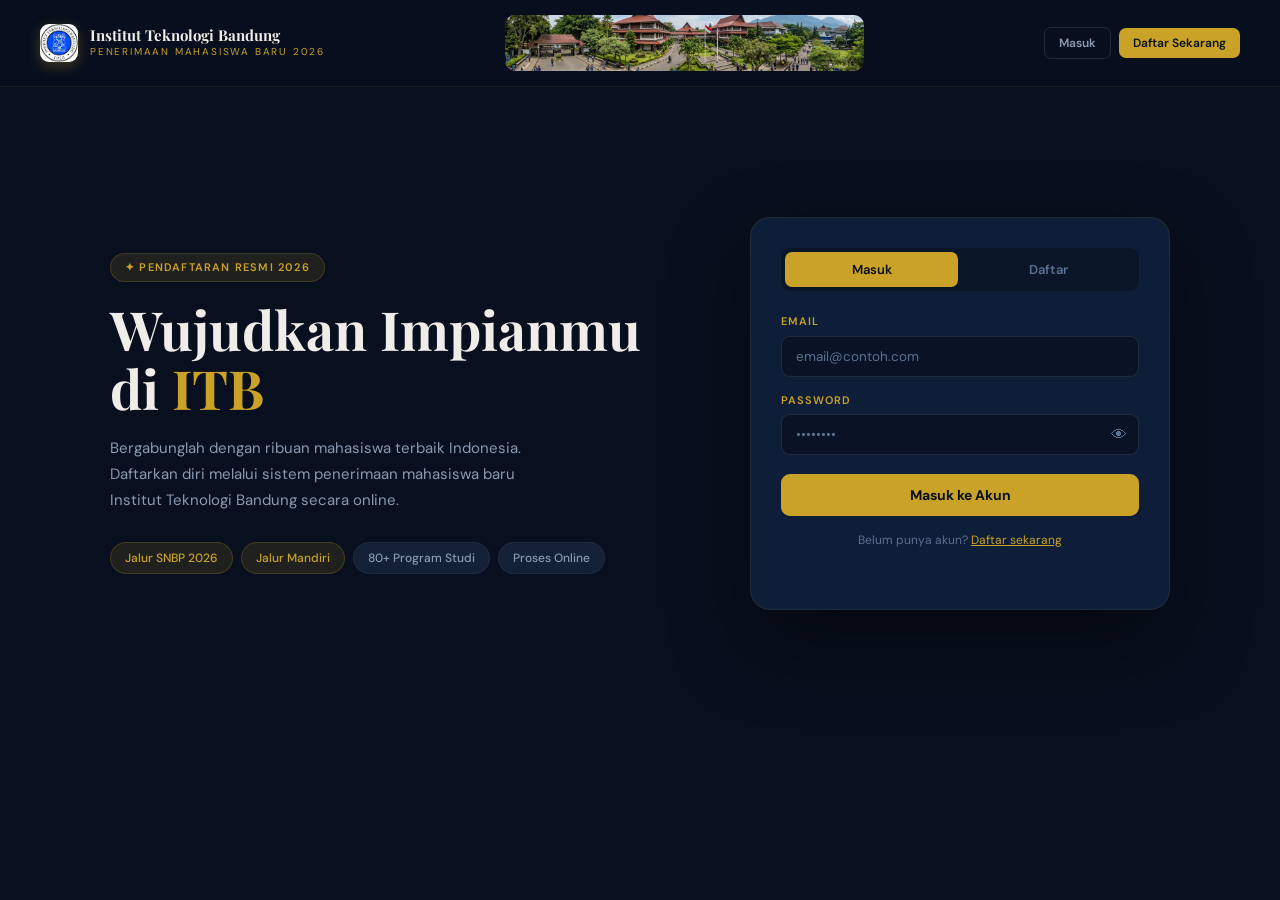
<file: index.html>
<!doctype html>
<html lang="id">
  <head>
    <meta charset="UTF-8" />
    <meta name="viewport" content="width=device-width, initial-scale=1.0" />
    <title>Halaman Login</title>
    <link
      href="https://fonts.googleapis.com/css2?family=Playfair+Display:wght@700;900&family=DM+Sans:ital,wght@0,300;0,400;0,500;0,600;1,400&display=swap"
      rel="stylesheet"
    />
    <link rel="stylesheet" href="shared.css" />
    <style>
      /* ══ LANDING PAGE ══ */
      .hero {
        display: grid;
        grid-template-columns: 1fr 420px;
        gap: 64px;
        align-items: center;
        max-width: 1140px;
        margin: 0 auto;
        padding: 130px 40px 0;
      }
      .hero-eyebrow {
        display: inline-flex;
        align-items: center;
        gap: 8px;
        padding: 5px 14px;
        border-radius: 100px;
        background: var(--gold-dim);
        border: 1px solid rgba(201, 162, 39, 0.2);
        font-size: 11px;
        font-weight: 600;
        color: var(--gold);
        letter-spacing: 1.2px;
        text-transform: uppercase;
        margin-bottom: 18px;
      }
      .hero h2 {
        font-family: "Playfair Display", serif;
        font-size: clamp(32px, 4.5vw, 54px);
        line-height: 1.1;
        color: var(--white);
        margin-bottom: 16px;
      }
      .hero h2 em {
        color: var(--gold);
        font-style: normal;
      }
      .hero p {
        font-size: 15px;
        color: var(--gray);
        line-height: 1.75;
        max-width: 460px;
        margin-bottom: 28px;
      }
      .hero-pills {
        display: flex;
        flex-wrap: wrap;
        gap: 8px;
      }
      .pill {
        padding: 6px 14px;
        border-radius: 100px;
        font-size: 12px;
        font-weight: 500;
        background: var(--navy-card);
        border: 1px solid var(--border-soft);
        color: var(--gray);
      }
      .pill-gold {
        background: var(--gold-dim);
        border-color: rgba(201, 162, 39, 0.2);
        color: var(--gold);
      }

      /* AUTH CARD */
      .auth-card {
        background: var(--navy-mid);
        border: 1px solid var(--border);
        border-radius: 20px;
        padding: 30px;
        box-shadow: 0 32px 80px rgba(0, 0, 0, 0.45);
      }
      .auth-tabs {
        display: flex;
        gap: 4px;
        background: rgba(8, 15, 30, 0.6);
        border-radius: 10px;
        padding: 4px;
        margin-bottom: 22px;
      }
      .auth-tab {
        flex: 1;
        padding: 9px;
        border-radius: 7px;
        border: none;
        background: transparent;
        color: var(--muted);
        font-family: "DM Sans", sans-serif;
        font-size: 13px;
        font-weight: 600;
        cursor: pointer;
        transition: all 0.18s;
      }
      .auth-tab.active {
        background: var(--gold);
        color: var(--navy);
      }
      .auth-tab:hover:not(.active) {
        color: var(--white);
      }
      .auth-submit {
        width: 100%;
        padding: 12px;
        border-radius: 9px;
        background: var(--gold);
        color: var(--navy);
        font-weight: 700;
        font-size: 14px;
        border: none;
        cursor: pointer;
        font-family: "DM Sans", sans-serif;
        transition: all 0.18s;
        margin-top: 4px;
      }
      .auth-submit:hover {
        background: var(--gold-light);
        box-shadow: 0 6px 24px rgba(201, 162, 39, 0.3);
        transform: translateY(-1px);
      }
      .nomor-result {
        text-align: center;
        padding: 18px;
        background: rgba(201, 162, 39, 0.06);
        border-radius: 12px;
        border: 1px solid rgba(201, 162, 39, 0.2);
        margin-top: 12px;
      }
      .nomor-result p {
        font-size: 11px;
        color: var(--gray);
        margin-bottom: 8px;
      }
      .nomor-display {
        font-family: "Playfair Display", serif;
        font-size: 24px;
        color: var(--gold);
        letter-spacing: 3px;
      }
      .nomor-result small {
        display: block;
        font-size: 11px;
        color: var(--muted);
        margin-top: 8px;
        line-height: 1.5;
      }
      .header-website {
        display: flex;
        align-items: center;
        width: clamp(180px, 28vw, 480px);
        height: 56px;
        background-image: url("backgrounditb.jpg");
        border-radius: 10px;
        background-size: cover;
        background-position: center;
        flex-shrink: 0;
      }

      /* ══ PASSWORD TOGGLE ══ */
      .pw-wrap {
        position: relative;
        display: flex;
        align-items: center;
      }
      .pw-wrap input {
        width: 100%;
        padding-right: 42px; /* ruang untuk tombol mata */
        box-sizing: border-box;
      }
      .pw-eye {
        position: absolute;
        right: 12px;
        background: none;
        border: none;
        cursor: pointer;
        padding: 0;
        line-height: 1;
        font-size: 16px;
        color: var(--muted);
        transition:
          color 0.2s,
          opacity 0.2s;
        user-select: none;
      }
      .pw-eye:hover {
        color: var(--gold);
      }

      @media (max-width: 900px) {
        .hero {
          grid-template-columns: 1fr;
          padding: 40px 24px;
          gap: 32px;
        }
        .hero h2 {
          font-size: clamp(26px, 6vw, 40px);
        }
      }
      @media (max-width: 600px) {
        .hero {
          padding: 28px 16px 40px;
          gap: 24px;
        }
        .auth-card {
          padding: 20px 16px;
        }
        .hero p {
          font-size: 14px;
        }
        .header-website {
          display: none;
        }
      }
    </style>
  </head>
  <body>
    <!-- HEADER -->
    <header class="site-header">
      <div class="logo">
        <img
          class="logo-badge"
          src="logoitb.jpg"
          alt="ITB"
          width="40"
          height="40"
        />
        <div class="logo-text">
          <h1>Institut Teknologi Bandung</h1>
          <p>Penerimaan Mahasiswa Baru 2026</p>
        </div>
      </div>
      <a href="https://itb.ac.id/" class="header-link">
        <div class="header-website"></div>
      </a>
      <div class="header-nav">
        <button class="btn btn-ghost btn-sm" onclick="showTab('login')">
          Masuk
        </button>
        <button class="btn btn-primary btn-sm" onclick="showTab('register')">
          Daftar Sekarang
        </button>
      </div>
    </header>

    <!-- HERO + AUTH CARD -->
    <div class="hero">
      <div>
        <div class="hero-eyebrow">✦ Pendaftaran Resmi 2026</div>
        <h2>Wujudkan Impianmu<br />di <em>ITB</em></h2>
        <p>
          Bergabunglah dengan ribuan mahasiswa terbaik Indonesia. Daftarkan diri
          melalui sistem penerimaan mahasiswa baru Institut Teknologi Bandung
          secara online.
        </p>
        <div class="hero-pills">
          <span class="pill pill-gold">Jalur SNBP 2026</span>
          <span class="pill pill-gold">Jalur Mandiri</span>
          <span class="pill">80+ Program Studi</span>
          <span class="pill">Proses Online</span>
        </div>
      </div>

      <div class="auth-card">
        <div class="auth-tabs">
          <button
            class="auth-tab active"
            id="tab-login"
            onclick="showTab('login')"
          >
            Masuk
          </button>
          <button
            class="auth-tab"
            id="tab-register"
            onclick="showTab('register')"
          >
            Daftar
          </button>
        </div>

        <!-- FORM LOGIN -->
        <div id="form-login">
          <div id="alert-login" class="alert"></div>
          <div class="form-group">
            <label>Email</label>
            <input
              type="email"
              id="login-email"
              placeholder="email@contoh.com"
              autocomplete="email"
              oninput="
                if (this.value.length > 25)
                  this.value = this.value.slice(0, 25);
              "
            />
          </div>
          <div class="form-group">
            <label>Password</label>
            <div class="pw-wrap">
              <input
                type="password"
                id="login-password"
                placeholder="••••••••"
                autocomplete="current-password"
                oninput="
                  if (this.value.length > 60)
                    this.value = this.value.slice(0, 60);
                "
              />
              <button
                type="button"
                class="pw-eye"
                onclick="togglePassword('login-password', this)"
                aria-label="Tampilkan password"
              >
                👁
              </button>
            </div>
          </div>
          <button class="auth-submit" onclick="login()">
            <span id="login-btn-text">Masuk ke Akun</span>
          </button>
          <p
            style="
              text-align: center;
              font-size: 12px;
              color: var(--muted);
              margin-top: 14px;
            "
          >
            Belum punya akun?
            <a
              href="#"
              onclick="
                showTab('register');
                return false;
              "
              style="color: var(--gold)"
              >Daftar sekarang</a
            >
          </p>
        </div>

        <!-- FORM REGISTER -->
        <div id="form-register" class="hidden">
          <div id="alert-register" class="alert"></div>
          <div id="register-fields">
            <div class="form-group">
              <label>Email Aktif</label>
              <input
                type="email"
                id="reg-email"
                placeholder="email@contoh.com"
                oninput="
                  if (this.value.length > 25)
                    this.value = this.value.slice(0, 25);
                "
              />
            </div>
            <div class="form-group">
              <label>Password</label>
              <div class="pw-wrap">
                <input
                  type="password"
                  id="reg-password"
                  placeholder="Minimal 8 karakter"
                  oninput="
                    if (this.value.length > 60)
                      this.value = this.value.slice(0, 60);
                  "
                />
                <button
                  type="button"
                  class="pw-eye"
                  onclick="togglePassword('reg-password', this)"
                  aria-label="Tampilkan password"
                >
                  👁
                </button>
              </div>
            </div>
            <div class="form-group">
              <label>Konfirmasi Password</label>
              <div class="pw-wrap">
                <input
                  type="password"
                  id="reg-password2"
                  placeholder="Ulangi password"
                  oninput="
                    if (this.value.length > 60)
                      this.value = this.value.slice(0, 60);
                  "
                />
                <button
                  type="button"
                  class="pw-eye"
                  onclick="togglePassword('reg-password2', this)"
                  aria-label="Tampilkan konfirmasi password"
                >
                  👁
                </button>
              </div>
            </div>
            <button class="auth-submit" onclick="register()">
              <span id="reg-btn-text">Buat Akun</span>
            </button>
          </div>
          <div id="register-success" class="hidden">
            <div class="nomor-result">
              <p>Nomor Pendaftaran Anda</p>
              <div class="nomor-display" id="result-nomor">—</div>
              <small
                >Simpan nomor ini untuk keperluan administrasi pendaftaran
                Anda.</small
              >
            </div>
            <button
              class="auth-submit"
              style="margin-top: 14px"
              onclick="showTab('login')"
            >
              Lanjut ke Login →
            </button>
          </div>
        </div>
      </div>
    </div>

    <script src="shared.js"></script>
    <script>
      function togglePassword(inputId, btn) {
        const input = document.getElementById(inputId);
        if (!input) return;
        const isHidden = input.type === "password";
        input.type = isHidden ? "text" : "password";
        btn.textContent = isHidden ? "🔐" : "👁";
        btn.setAttribute(
          "aria-label",
          isHidden ? "Sembunyikan password" : "Tampilkan password",
        );
      }
    </script>
    <script>
      /** Tampilkan tab login atau register */
      function showTab(t) {
        document
          .getElementById("form-login")
          .classList.toggle("hidden", t !== "login");
        document
          .getElementById("form-register")
          .classList.toggle("hidden", t !== "register");
        document
          .getElementById("tab-login")
          .classList.toggle("active", t === "login");
        document
          .getElementById("tab-register")
          .classList.toggle("active", t === "register");
      }

      function showAlert(id, msg, type) {
        const e = document.getElementById(id);
        e.textContent = msg;
        e.className = "alert alert-" + type;
      }

      async function login() {
        const email = document.getElementById("login-email").value.trim();
        const pass = document.getElementById("login-password").value;
        if (!email || !pass) {
          showAlert("alert-login", "Isi semua field", "error");
          return;
        }
        const btn = document.querySelector("#form-login .auth-submit");
        btn.disabled = true;
        btn.innerHTML = '<span class="spinner"></span> Memproses...';
        const res = await api("auth.php?action=login", "POST", {
          email,
          password: pass,
        });
        btn.disabled = false;
        btn.innerHTML = "Masuk ke Akun";
        if (res.success) {
          if (res.role === "admin") {
            window.location.href = "admin.html";
          } else {
            window.location.href = "dashboard.html";
          }
        } else {
          showAlert("alert-login", res.message, "error");
        }
      }

      async function register() {
        const email = document.getElementById("reg-email").value.trim();
        const pass = document.getElementById("reg-password").value;
        const pass2 = document.getElementById("reg-password2").value;
        if (!email || !pass || !pass2) {
          showAlert("alert-register", "Isi semua field", "error");
          return;
        }
        if (pass !== pass2) {
          showAlert("alert-register", "Password tidak cocok", "error");
          return;
        }
        const btn = document.querySelector("#form-register .auth-submit");
        btn.disabled = true;
        btn.innerHTML = '<span class="spinner"></span> Mendaftar...';
        const res = await api("auth.php?action=register", "POST", {
          email,
          password: pass,
        });
        btn.disabled = false;
        btn.innerHTML = "Buat Akun";
        if (res.success) {
          document.getElementById("result-nomor").textContent =
            res.nomor_pendaftaran;
          document.getElementById("register-fields").classList.add("hidden");
          document
            .getElementById("register-success")
            .classList.remove("hidden");
          document.getElementById("alert-register").className = "alert";
        } else {
          showAlert("alert-register", res.message, "error");
        }
      }

      // Cek apakah sudah login, jika ya redirect langsung
      (async () => {
        const res = await api("auth.php?action=check");
        if (res.loggedIn) {
          window.location.href =
            res.role === "admin" ? "admin.html" : "dashboard.html";
        }
      })();

      // Enter key support
      document.addEventListener("keydown", (e) => {
        if (e.key !== "Enter") return;
        if (
          !document.getElementById("form-login").classList.contains("hidden")
        ) {
          login();
        } else {
          register();
        }
      });
    </script>
  </body>
</html>
</file>
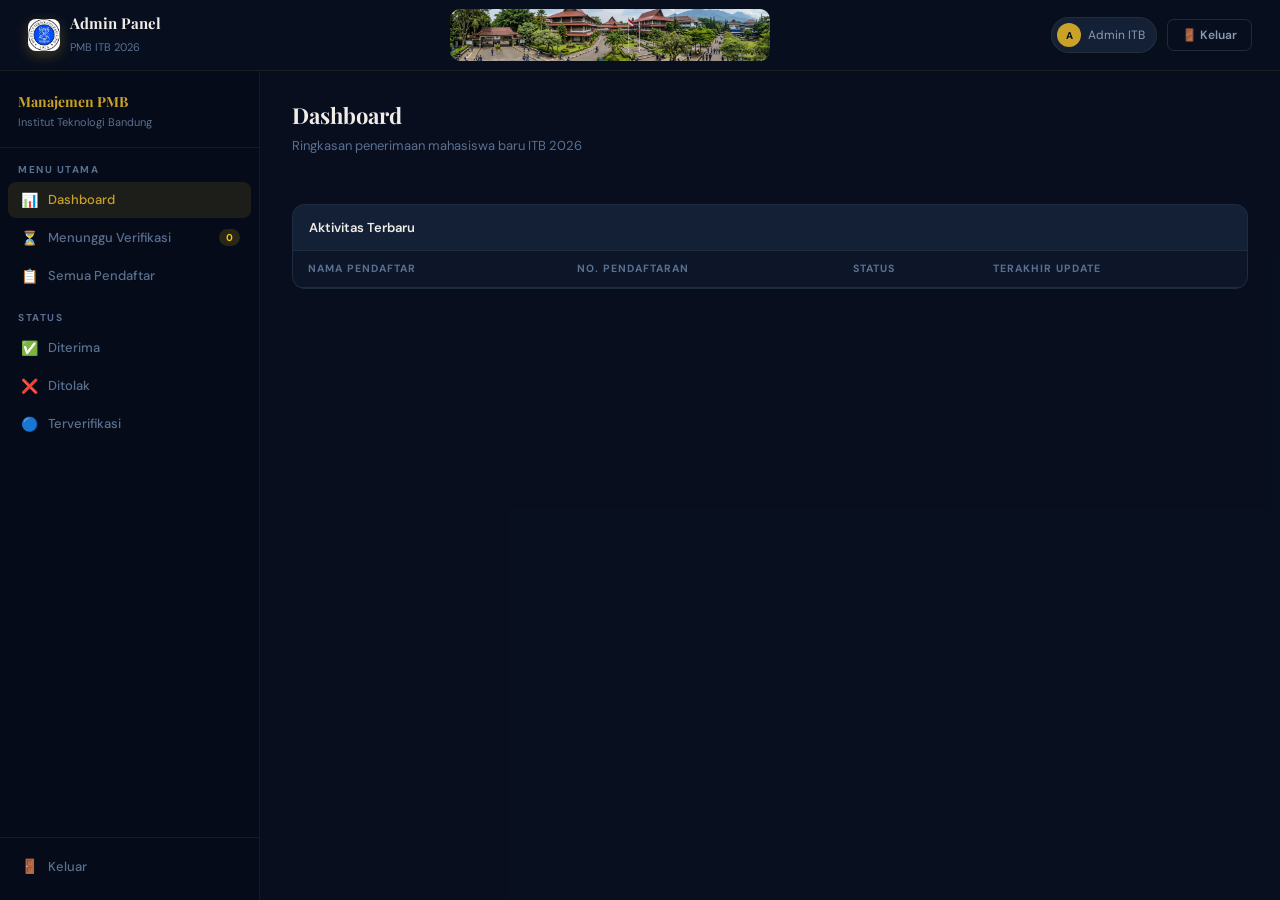
<file: admin.html>
<!doctype html>
<html lang="id">
  <head>
    <meta charset="UTF-8" />
    <meta name="viewport" content="width=device-width, initial-scale=1.0" />
    <title>Admin Panel — PMB ITB 2026</title>
    <link
      href="https://fonts.googleapis.com/css2?family=Playfair+Display:wght@700;900&family=DM+Sans:ital,wght@0,300;0,400;0,500;0,600;1,400&display=swap"
      rel="stylesheet"
    />
    <link rel="stylesheet" href="shared.css" />
    <style>
      /* ══ ADMIN LAYOUT ══ */
      body {
        display: flex;
        flex-direction: column;
        height: 100vh;
        overflow: hidden;
      }

      .admin-topbar {
        display: flex;
        align-items: center;
        justify-content: space-between;
        padding: 35px 28px;
        height: 56px;
        flex-shrink: 0;
        background: rgba(8, 15, 30, 0.97);
        border-bottom: 1px solid var(--border);
        z-index: 50;
      }
      .adm-logo {
        display: flex;
        align-items: center;
        gap: 10px;
      }
      .adm-logo .logo-badge {
        width: 32px;
        height: 32px;
        font-size: 12px;
        border-radius: 8px;
      }
      .adm-logo-text h2 {
        font-family: "Playfair Display", serif;
        font-size: 15px;
        color: var(--white);
      }
      .adm-logo-text span {
        font-size: 11px;
        color: var(--muted);
      }
      .adm-right {
        display: flex;
        align-items: center;
        gap: 10px;
      }
      .adm-user {
        display: flex;
        align-items: center;
        gap: 7px;
        padding: 5px 11px 5px 5px;
        background: var(--navy-card);
        border: 1px solid var(--border);
        border-radius: 100px;
      }
      .adm-av {
        width: 24px;
        height: 24px;
        border-radius: 50%;
        background: var(--gold);
        display: flex;
        align-items: center;
        justify-content: center;
        font-size: 10px;
        font-weight: 700;
        color: var(--navy);
      }
      .adm-user span {
        font-size: 12px;
        color: var(--gray);
      }

      .admin-body {
        display: flex;
        flex: 1;
        overflow: hidden;
      }

      .admin-sidebar {
        width: var(--sidebar-w);
        flex-shrink: 0;
        background: rgba(6, 12, 24, 0.98);
        border-right: 1px solid var(--border);
        display: flex;
        flex-direction: column;
        overflow-y: auto;
        overflow-x: hidden;
      }
      .sb-brand {
        padding: 20px 18px 16px;
        border-bottom: 1px solid var(--border);
      }
      .sb-brand h3 {
        font-family: "Playfair Display", serif;
        font-size: 14px;
        color: var(--gold);
      }
      .sb-brand p {
        font-size: 11px;
        color: var(--muted);
        margin-top: 2px;
      }
      .sb-section {
        padding: 14px 18px 5px;
        font-size: 10px;
        font-weight: 700;
        color: var(--muted);
        letter-spacing: 1.5px;
        text-transform: uppercase;
      }
      .sb-nav {
        padding: 0 8px;
      }
      .nav-btn {
        display: flex;
        align-items: center;
        gap: 9px;
        width: 100%;
        padding: 9px 11px;
        border: none;
        background: none;
        cursor: pointer;
        border-radius: 8px;
        color: var(--muted);
        font-family: "DM Sans", sans-serif;
        font-size: 13px;
        font-weight: 500;
        text-align: left;
        transition: all 0.16s;
        margin-bottom: 2px;
        white-space: nowrap;
        overflow: hidden;
      }
      .nav-btn:hover {
        background: rgba(201, 162, 39, 0.07);
        color: var(--white);
      }
      .nav-btn.active {
        background: rgba(201, 162, 39, 0.12);
        color: var(--gold);
      }
      .nav-btn .ni {
        font-size: 14px;
        width: 20px;
        text-align: center;
        flex-shrink: 0;
      }
      .nav-btn .nbadge {
        margin-left: auto;
        padding: 2px 7px;
        border-radius: 100px;
        font-size: 10px;
        font-weight: 700;
        background: rgba(241, 196, 15, 0.15);
        color: #f1c40f;
      }
      .sb-footer {
        margin-top: auto;
        padding: 10px 8px 14px;
        border-top: 1px solid var(--border);
      }

      .admin-main {
        flex: 1;
        overflow-y: auto;
        overflow-x: hidden;
        background: rgba(8, 15, 30, 0.3);
      }
      .admin-content {
        padding: 28px 32px 48px;
      }

      .page-head {
        margin-bottom: 24px;
      }
      .page-head h2 {
        font-family: "Playfair Display", serif;
        font-size: 22px;
        color: var(--white);
      }
      .page-head p {
        font-size: 13px;
        color: var(--muted);
        margin-top: 4px;
      }

      /* Stats */
      .stats-row {
        display: grid;
        grid-template-columns: repeat(auto-fill, minmax(148px, 1fr));
        gap: 12px;
        margin-bottom: 24px;
      }
      .stat-tile {
        background: var(--navy-card);
        border: 1px solid var(--border-soft);
        border-radius: 12px;
        padding: 16px 18px;
        transition:
          border-color 0.2s,
          transform 0.15s;
        cursor: default;
      }
      .stat-tile:hover {
        border-color: var(--border);
        transform: translateY(-2px);
      }
      .stat-ico {
        font-size: 17px;
        margin-bottom: 8px;
        opacity: 0.6;
      }
      .stat-num {
        font-family: "Playfair Display", serif;
        font-size: 28px;
        line-height: 1;
        color: var(--gold);
      }
      .stat-num.cg {
        color: var(--muted);
      }
      .stat-num.cy {
        color: var(--yellow);
      }
      .stat-num.cb {
        color: var(--blue);
      }
      .stat-num.cs {
        color: var(--green);
      }
      .stat-num.cr {
        color: var(--red);
      }
      .stat-lbl {
        font-size: 10.5px;
        color: var(--muted);
        margin-top: 4px;
        letter-spacing: 0.5px;
        text-transform: uppercase;
      }

      /* Table card */
      .tcard {
        background: var(--navy-card);
        border: 1px solid var(--border-soft);
        border-radius: 13px;
        overflow: hidden;
      }
      .tcard-head {
        display: flex;
        align-items: center;
        gap: 9px;
        flex-wrap: wrap;
        padding: 13px 16px;
        border-bottom: 1px solid var(--border-soft);
      }
      .tcard-head h3 {
        font-size: 13px;
        font-weight: 600;
        color: var(--white);
        flex: 1;
        min-width: 80px;
      }
      .s-input {
        padding: 7px 12px;
        background: rgba(8, 15, 30, 0.7);
        border: 1px solid rgba(138, 155, 176, 0.15);
        border-radius: 7px;
        color: var(--white);
        font-size: 12.5px;
        font-family: "DM Sans", sans-serif;
        outline: none;
        width: 180px;
      }
      .s-input:focus {
        border-color: var(--gold);
      }
      .s-select {
        padding: 7px 10px;
        background: rgba(8, 15, 30, 0.7);
        border: 1px solid rgba(138, 155, 176, 0.15);
        border-radius: 7px;
        color: var(--white);
        font-size: 12.5px;
        font-family: "DM Sans", sans-serif;
        outline: none;
        cursor: pointer;
      }
      .s-select option {
        background: var(--navy-mid);
      }

      table {
        width: 100%;
        border-collapse: collapse;
      }
      thead tr {
        background: rgba(8, 15, 30, 0.55);
      }
      th {
        padding: 10px 15px;
        text-align: left;
        font-size: 10.5px;
        font-weight: 700;
        color: var(--muted);
        text-transform: uppercase;
        letter-spacing: 1px;
        border-bottom: 1px solid var(--border-soft);
      }
      td {
        padding: 12px 15px;
        font-size: 13px;
        border-bottom: 1px solid rgba(255, 255, 255, 0.03);
        vertical-align: middle;
        color: var(--white);
      }
      tr:hover td {
        background: rgba(255, 255, 255, 0.015);
      }
      tr:last-child td {
        border-bottom: none;
      }
      .td-sub {
        font-size: 11px;
        color: var(--muted);
        margin-top: 2px;
      }
      .action-group {
        display: flex;
        gap: 5px;
        flex-wrap: wrap;
      }

      .pagination {
        display: flex;
        align-items: center;
        justify-content: flex-end;
        gap: 4px;
        padding: 11px 16px;
        border-top: 1px solid var(--border-soft);
      }
      .pg-btn {
        padding: 5px 10px;
        border-radius: 6px;
        border: 1px solid rgba(138, 155, 176, 0.12);
        background: transparent;
        color: var(--muted);
        font-size: 12px;
        cursor: pointer;
        font-family: "DM Sans", sans-serif;
        transition: all 0.16s;
      }
      .pg-btn:hover,
      .pg-btn.active {
        border-color: var(--gold);
        color: var(--gold);
      }
      .pg-btn:disabled {
        opacity: 0.25;
        cursor: not-allowed;
      }

      /* Detail modal grid */
      .detail-grid {
        display: grid;
        grid-template-columns: 1fr 1fr;
        gap: 11px;
        margin-bottom: 12px;
      }
      .detail-item label {
        font-size: 10.5px;
        color: var(--gold);
        text-transform: uppercase;
        letter-spacing: 0.8px;
        display: block;
        margin-bottom: 3px;
      }
      .detail-item span {
        font-size: 13px;
        color: var(--white);
      }
      .detail-divider {
        grid-column: 1/-1;
        height: 1px;
        background: var(--border-soft);
      }

      .catatan-box {
        background: rgba(224, 82, 82, 0.06);
        border: 1px solid rgba(224, 82, 82, 0.18);
        border-radius: 10px;
        padding: 13px 16px;
        font-size: 13px;
        color: #f08080;
        margin-bottom: 18px;
        display: flex;
        gap: 10px;
        align-items: flex-start;
      }
      .catatan-box strong {
        color: #e05252;
        flex-shrink: 0;
      }
      .header-website {
        display: flex;
        align-items: center;
        width: clamp(160px, 25vw, 440px);
        height: 52px;
        background-image: url("backgrounditb.jpg");
        margin-left: 0.5rem;
        border-radius: 10px;
        background-size: cover;
        background-position: center;
        flex-shrink: 0;
      }

      /* Hamburger button (mobile only) */
      .hamburger-btn {
        display: none;
        align-items: center;
        justify-content: center;
        width: 36px;
        height: 36px;
        border-radius: 8px;
        background: rgba(201, 162, 39, 0.08);
        border: 1px solid var(--border);
        cursor: pointer;
        font-size: 18px;
        flex-shrink: 0;
        transition: background 0.18s;
      }
      .hamburger-btn:hover {
        background: rgba(201, 162, 39, 0.15);
      }

      /* Mobile sidebar overlay */
      .sidebar-overlay {
        display: none;
        position: fixed;
        inset: 0;
        background: rgba(0, 0, 0, 0.65);
        z-index: 98;
        backdrop-filter: blur(4px);
      }
      .sidebar-overlay.open {
        display: block;
      }

      /* Table responsive wrapper */
      .table-scroll {
        overflow-x: auto;
        -webkit-overflow-scrolling: touch;
      }

      @media (max-width: 900px) {
        .stats-row {
          grid-template-columns: repeat(auto-fill, minmax(120px, 1fr));
        }
        .tcard-head {
          flex-wrap: wrap;
        }
        .s-input {
          width: 140px;
        }
      }
      @media (max-width: 680px) {
        .hamburger-btn {
          display: flex;
        }
        .admin-topbar {
          padding: 0 14px;
          height: 54px;
          position: sticky;
          top: 0;
          z-index: 50;
        }
        /* Reset fixed-height layout — allow normal page scroll on mobile */
        body {
          height: auto !important;
          overflow: visible !important;
          display: block !important;
        }
        .admin-body {
          overflow: visible !important;
          display: block !important;
          flex: none !important;
        }
        .admin-main {
          overflow: visible !important;
          height: auto !important;
        }
        /* Sidebar slides in as overlay */
        .admin-sidebar {
          position: fixed;
          left: -260px;
          top: 0;
          bottom: 0;
          height: 100vh !important;
          overflow-y: auto !important;
          z-index: 99;
          transition: left 0.25s ease;
          width: var(--sidebar-w);
        }
        .admin-sidebar.open {
          left: 0;
        }
        .admin-content {
          padding: 16px 14px 40px;
        }
        .detail-grid {
          grid-template-columns: 1fr;
        }
        .header-website {
          display: none;
        }
        .stats-row {
          grid-template-columns: repeat(2, 1fr);
        }
        .tcard-head {
          gap: 7px;
        }
        .s-input {
          width: 100%;
          flex: 1;
          min-width: 0;
        }
        th, td {
          padding: 9px 10px;
          font-size: 12px;
        }
        .action-group {
          flex-direction: column;
        }
        .pagination {
          flex-wrap: wrap;
          justify-content: center;
        }
        .adm-user span {
          display: none;
        }
      }
    </style>
  </head>
  <body>
    <!-- TOPBAR ADMIN -->
    <!-- Mobile sidebar overlay -->
    <div class="sidebar-overlay" id="sidebar-overlay" onclick="closeSidebar()"></div>

    <div class="admin-topbar">
      <div style="display:flex;align-items:center;gap:10px;">
        <button class="hamburger-btn" id="hamburger-btn" onclick="toggleSidebar()" aria-label="Menu">☰</button>
        <div class="adm-logo">
          <img
            class="logo-badge"
            src="logoitb.jpg"
            alt="ITB"
            width="45"
            height="45;"
          />
          <div class="adm-logo-text">
            <h2>Admin Panel</h2>
            <span>PMB ITB 2026</span>
          </div>
        </div>
      </div>
      <a href="https://itb.ac.id/" class="header-link">
        <div class="header-website"></div>
      </a>
      <div class="adm-right">
        <div class="adm-user">
          <div class="adm-av">A</div>
          <span>Admin ITB</span>
        </div>
        <button class="btn btn-ghost btn-sm" onclick="logout()">
          🚪 Keluar
        </button>
      </div>
    </div>

    <div class="admin-body">
      <!-- SIDEBAR -->
      <aside class="admin-sidebar">
        <div class="sb-brand">
          <h3>Manajemen PMB</h3>
          <p>Institut Teknologi Bandung</p>
        </div>
        <div class="sb-section">Menu Utama</div>
        <nav class="sb-nav">
          <button
            class="nav-btn active"
            id="nav-dashboard"
            onclick="adminNav('dashboard')"
          >
            <span class="ni">📊</span>Dashboard
          </button>
          <button
            class="nav-btn"
            id="nav-pending"
            onclick="adminNav('pending')"
          >
            <span class="ni">⏳</span>Menunggu Verifikasi
            <span class="nbadge" id="badge-pending">0</span>
          </button>
          <button class="nav-btn" id="nav-all" onclick="adminNav('all')">
            <span class="ni">📋</span>Semua Pendaftar
          </button>
        </nav>
        <div class="sb-section">Status</div>
        <nav class="sb-nav">
          <button
            class="nav-btn"
            id="nav-accepted"
            onclick="adminNav('accepted')"
          >
            <span class="ni">✅</span>Diterima
          </button>
          <button
            class="nav-btn"
            id="nav-rejected"
            onclick="adminNav('rejected')"
          >
            <span class="ni">❌</span>Ditolak
          </button>
          <button
            class="nav-btn"
            id="nav-verified"
            onclick="adminNav('verified')"
          >
            <span class="ni">🔵</span>Terverifikasi
          </button>
        </nav>
        <div class="sb-footer" id="sb-footerid">
          <button class="nav-btn" onclick="logout()">
            <span class="ni">🚪</span>Keluar
          </button>
        </div>
      </aside>

      <!-- MAIN CONTENT -->
      <main class="admin-main">
        <div class="admin-content">
          <!-- VIEW: DASHBOARD -->
          <div id="admin-view-dashboard">
            <div class="page-head">
              <h2>Dashboard</h2>
              <p>Ringkasan penerimaan mahasiswa baru ITB 2026</p>
            </div>
            <div class="stats-row" id="stats-grid"></div>
            <div class="tcard">
              <div class="tcard-head"><h3>Aktivitas Terbaru</h3></div>
              <div class="table-scroll">
              <table>
                <thead>
                  <tr>
                    <th>Nama Pendaftar</th>
                    <th>No. Pendaftaran</th>
                    <th>Status</th>
                    <th>Terakhir Update</th>
                  </tr>
                </thead>
                <tbody id="recent-tbody"></tbody>
              </table>
              </div>
            </div>
          </div>

          <!-- VIEW: LIST PENDAFTAR -->
          <div id="admin-view-list" class="hidden">
            <div class="page-head">
              <h2 id="list-title">Semua Pendaftar</h2>
              <p id="list-subtitle">Kelola dan verifikasi data pendaftar</p>
            </div>
            <div class="tcard">
              <div class="tcard-head">
                <h3 id="list-count">—</h3>
                <input
                  type="text"
                  class="s-input"
                  id="search-input"
                  placeholder="Cari nama / nomor..."
                  oninput="debounceSearch()"
                />
                <select
                  class="s-select"
                  id="filter-status"
                  onchange="loadList(1)"
                >
                  <option value="">Semua Status</option>
                  <option value="draft">Draft</option>
                  <option value="pending">Pending</option>
                  <option value="verified">Verified</option>
                  <option value="accepted">Accepted</option>
                  <option value="rejected">Rejected</option>
                </select>
                <button class="btn btn-primary btn-sm" onclick="loadList(1)">
                  Cari
                </button>
              </div>
              <div class="table-scroll">
                <table>
                  <thead>
                    <tr>
                      <th>Nama & Email</th>
                      <th>No. Pendaftaran</th>
                      <th>Prodi Pilihan 1</th>
                      <th>Status</th>
                      <th>Tanggal</th>
                      <th>Aksi</th>
                    </tr>
                  </thead>
                  <tbody id="list-tbody"></tbody>
                </table>
              </div>
              <div class="pagination" id="pagination"></div>
            </div>
          </div>
        </div>
      </main>
    </div>

    <!-- MODAL DETAIL -->
    <div id="modal-detail" class="overlay hidden">
      <div class="modal">
        <div class="modal-hdr">
          <h3>Detail Pendaftar</h3>
          <button class="modal-close" onclick="closeModal()">✕</button>
        </div>
        <div id="modal-content"></div>
        <div class="modal-foot">
          <button class="btn btn-ghost btn-sm" onclick="closeModal()">
            Tutup
          </button>
        </div>
      </div>
    </div>

    <!-- MODAL STATUS -->
    <div id="modal-status" class="overlay hidden">
      <div class="modal modal-sm">
        <div class="modal-hdr">
          <h3>Update Status Pendaftar</h3>
          <button class="modal-close" onclick="closeStatusModal()">✕</button>
        </div>
        <input type="hidden" id="status-applicant-id" />
        <div class="form-group">
          <label>Status Baru</label>
          <select
            id="status-select"
            class="s-select"
            style="width: 100%; padding: 11px 14px; border-radius: 9px"
          >
            <option value="pending">⏳ Pending — Menunggu Verifikasi</option>
            <option value="verified">🔵 Verified — Sudah Diverifikasi</option>
            <option value="accepted">✅ Accepted — Diterima</option>
            <option value="rejected">❌ Rejected — Ditolak</option>
          </select>
        </div>
        <div class="form-group">
          <label>Catatan untuk Pendaftar (opsional)</label>
          <textarea
            id="status-catatan"
            placeholder="Catatan jika diperlukan..."
          ></textarea>
        </div>
        <div class="modal-foot">
          <button class="btn btn-ghost btn-sm" onclick="closeStatusModal()">
            Batal
          </button>
          <button
            class="btn btn-primary btn-sm"
            onclick="confirmUpdateStatus()"
          >
            ✓ Simpan
          </button>
        </div>
      </div>
    </div>

    <script src="shared.js"></script>
    <script>
      let currentAdminView = "dashboard";
      let currentPage = 1;
      let searchTimeout = null;

      /** Cek sesi, pastikan role admin */
      async function init() {
        const res = await api("auth.php?action=check");
        if (!res.loggedIn || res.role !== "admin") {
          window.location.href = "index.html";
          return;
        }
        adminNav("dashboard");
      }

      function adminNav(view) {
        currentAdminView = view;
        document
          .querySelectorAll(".nav-btn")
          .forEach((el) => el.classList.remove("active"));
        const el = document.getElementById("nav-" + view);
        if (el) el.classList.add("active");
        document
          .getElementById("admin-view-dashboard")
          .classList.toggle("hidden", view !== "dashboard");
        document
          .getElementById("admin-view-list")
          .classList.toggle("hidden", view === "dashboard");
        if (view === "dashboard") {
          loadDashboard();
          return;
        }

        const fm = {
          pending: "pending",
          all: "",
          accepted: "accepted",
          rejected: "rejected",
          verified: "verified",
        };
        const tm = {
          pending: "Menunggu Verifikasi",
          all: "Semua Pendaftar",
          accepted: "Pendaftar Diterima",
          rejected: "Pendaftar Ditolak",
          verified: "Sudah Terverifikasi",
        };
        document.getElementById("list-title").textContent =
          tm[view] || "Daftar";
        document.getElementById("filter-status").value = fm[view] ?? "";
        document.getElementById("search-input").value = "";
        loadList(1);
      }

      async function loadDashboard() {
        const res = await api("admin.php?action=dashboard");
        if (!res.success) return;
        const { stats, recent } = res;
        document.getElementById("badge-pending").textContent =
          stats.pending || 0;
        document.getElementById("stats-grid").innerHTML = `
          <div class="stat-tile"><div class="stat-ico">👥</div><div class="stat-num">${stats.total}</div><div class="stat-lbl">Total Pendaftar</div></div>
          <div class="stat-tile"><div class="stat-ico">📝</div><div class="stat-num cg">${stats.draft}</div><div class="stat-lbl">Draft</div></div>
          <div class="stat-tile"><div class="stat-ico">⏳</div><div class="stat-num cy">${stats.pending}</div><div class="stat-lbl">Menunggu</div></div>
          <div class="stat-tile"><div class="stat-ico">🔵</div><div class="stat-num cb">${stats.verified}</div><div class="stat-lbl">Terverifikasi</div></div>
          <div class="stat-tile"><div class="stat-ico">✅</div><div class="stat-num cs">${stats.accepted}</div><div class="stat-lbl">Diterima</div></div>
          <div class="stat-tile"><div class="stat-ico">❌</div><div class="stat-num cr">${stats.rejected}</div><div class="stat-lbl">Ditolak</div></div>`;
        document.getElementById("recent-tbody").innerHTML = recent.length
          ? recent
              .map(
                (r) =>
                  `<tr>
                <td><strong>${r.nama_lengkap || '<span style="color:var(--muted)">Belum diisi</span>'}</strong></td>
                <td><code style="color:var(--gold);font-size:12px">${r.nomor_pendaftaran}</code></td>
                <td>${statusBadge(r.status)}</td>
                <td style="color:var(--muted)">${fmtDate(r.updated_at)}</td>
              </tr>`,
              )
              .join("")
          : '<tr><td colspan="4" style="text-align:center;color:var(--muted);padding:28px">Belum ada data</td></tr>';
      }

      async function loadList(page) {
        currentPage = page;
        const status = document.getElementById("filter-status").value;
        const search = document.getElementById("search-input").value;
        const res = await api(
          `admin.php?action=list&page=${page}&status=${encodeURIComponent(status)}&search=${encodeURIComponent(search)}`,
        );
        if (!res.success) return;
        document.getElementById("list-count").textContent =
          `${res.total} pendaftar ditemukan`;
        document.getElementById("list-tbody").innerHTML = res.data.length
          ? res.data
              .map(
                (r) =>
                  `<tr>
                <td><div style="font-weight:600">${r.nama_lengkap || '<span style="color:var(--muted)">Belum diisi</span>'}</div><div class="td-sub">${r.email}</div></td>
                <td><code style="color:var(--gold);font-size:12px">${r.nomor_pendaftaran}</code></td>
                <td style="font-size:12px;color:var(--gray)">${r.pilihan_prodi_1 || "—"}</td>
                <td>${statusBadge(r.status)}</td>
                <td style="color:var(--muted);font-size:12px">${fmtDate(r.updated_at)}</td>
                <td><div class="action-group">
                  <button class="btn btn-blue btn-xs" onclick="showDetail(${r.id})">Detail</button>
                  <button class="btn btn-ghost btn-xs" onclick="openStatusModal(${r.id},'${r.status}')">Status</button>
                  <button class="btn btn-danger btn-xs" onclick="deleteApplicant(${r.id},'${(r.nama_lengkap || "ini").replace(/'/g, "\\'")}')">Hapus</button>
                </div></td>
              </tr>`,
              )
              .join("")
          : '<tr><td colspan="6" style="text-align:center;color:var(--muted);padding:32px">Tidak ada data</td></tr>';

        let pg = `<button class="pg-btn" onclick="loadList(${page - 1})" ${page <= 1 ? "disabled" : ""}>‹</button>`;
        for (let i = 1; i <= res.pages; i++) {
          if (i === 1 || i === res.pages || Math.abs(i - page) <= 1)
            pg += `<button class="pg-btn ${i === page ? "active" : ""}" onclick="loadList(${i})">${i}</button>`;
          else if (Math.abs(i - page) === 2)
            pg += `<span style="color:var(--muted);padding:0 2px">…</span>`;
        }
        pg += `<button class="pg-btn" onclick="loadList(${page + 1})" ${page >= res.pages ? "disabled" : ""}>›</button>`;
        document.getElementById("pagination").innerHTML =
          res.pages > 1 ? pg : "";
      }

      function debounceSearch() {
        clearTimeout(searchTimeout);
        searchTimeout = setTimeout(() => loadList(1), 380);
      }

      async function showDetail(id) {
        const res = await api(`admin.php?action=detail&id=${id}`);
        if (!res.success) {
          toast("Gagal memuat detail", "error");
          return;
        }
        const d = res.data;
        const fields = [
          ["Nomor Pendaftaran", d.nomor_pendaftaran],
          ["Email", d.email],
          ["Nama Lengkap", d.nama_lengkap],
          [
            "Jenis Kelamin",
            d.jenis_kelamin === "L"
              ? "Laki-laki"
              : d.jenis_kelamin === "P"
                ? "Perempuan"
                : "—",
          ],
          ["Tempat Lahir", d.tempat_lahir],
          ["Tanggal Lahir", fmtDate(d.tanggal_lahir)],
          ["No. Telepon", d.no_telepon],
          ["Asal Sekolah", d.asal_sekolah],
          ["Jurusan", d.jurusan_sekolah],
          ["Tahun Lulus", d.tahun_lulus],
          ["Prodi Pilihan 1", d.pilihan_prodi_1],
          ["Prodi Pilihan 2", d.pilihan_prodi_2 || "—"],
          ["Jalur Seleksi", d.jalur_seleksi || "—"],
          ["Kota", d.kota],
          ["Provinsi", d.provinsi],
          ["Tgl. Daftar", fmtDate(d.tgl_daftar)],
          ["Status", null],
        ];
        let html = '<div class="detail-grid">';
        fields.forEach(([l, v]) => {
          html += `<div class="detail-item"><label>${l}</label><span>${l === "Status" ? statusBadge(d.status) : v || "—"}</span></div>`;
          if (l === "Email") html += '<div class="detail-divider"></div>';
        });
        html += "</div>";
        if (d.catatan_admin)
          html += `<div class="catatan-box"><strong>Catatan:</strong> ${d.catatan_admin}</div>`;

        if (d.foto || d.ijazah) {
          html += `<div style="margin-top:16px;display:flex;gap:20px;flex-wrap:wrap;">`;
          if (d.foto) {
            const fotoSrc = d.foto_url || "api/uploads/" + d.foto;
            html += `<div>
              <p style="font-size:11px;color:var(--gold);text-transform:uppercase;letter-spacing:.8px;margin-bottom:8px">📷 Foto 3×4</p>
              <img src="${fotoSrc}" style="width:90px;height:110px;object-fit:cover;border-radius:8px;border:2px solid var(--gold);display:block;"
                onerror="this.src='data:image/svg+xml,%3Csvg xmlns=%22http://www.w3.org/2000/svg%22 width=%2290%22 height=%22110%22%3E%3Crect width=%2290%22 height=%22110%22 fill=%22%23132035%22 rx=%228%22/%3E%3Ctext x=%2245%22 y=%2260%22 font-size=%2232%22 text-anchor=%22middle%22 fill=%22%23c9a227%22%3E%F0%9F%93%B7%3C/text%3E%3C/svg%3E';"
                alt="Foto Pendaftar">
              <a href="${fotoSrc}" target="_blank" style="display:block;margin-top:6px;font-size:11px;color:var(--gold);text-decoration:none;">🔗 Buka foto</a>
            </div>`;
          }
          if (d.ijazah) {
            const ijazahSrc = d.ijazah_url || "api/uploads/" + d.ijazah;
            const ext = d.ijazah.split(".").pop().toLowerCase();
            if (ext === "pdf") {
              html += `<div>
                <p style="font-size:11px;color:var(--gold);text-transform:uppercase;letter-spacing:.8px;margin-bottom:8px">📑 Ijazah / SKL</p>
                <div style="width:90px;height:110px;background:rgba(201,162,39,.08);border:2px solid rgba(201,162,39,.3);border-radius:8px;display:flex;flex-direction:column;align-items:center;justify-content:center;gap:6px;">
                  <span style="font-size:28px">📄</span>
                  <span style="font-size:10px;color:var(--muted)">PDF</span>
                </div>
                <a href="${ijazahSrc}" target="_blank" style="display:block;margin-top:6px;font-size:11px;color:var(--gold);text-decoration:none;">🔗 Buka PDF</a>
              </div>`;
            } else {
              html += `<div>
                <p style="font-size:11px;color:var(--gold);text-transform:uppercase;letter-spacing:.8px;margin-bottom:8px">📑 Ijazah / SKL</p>
                <img src="${ijazahSrc}" style="width:90px;height:110px;object-fit:cover;border-radius:8px;border:2px solid var(--gold);display:block;"
                  onerror="this.src='data:image/svg+xml,%3Csvg xmlns=%22http://www.w3.org/2000/svg%22 width=%2290%22 height=%22110%22%3E%3Crect width=%2290%22 height=%22110%22 fill=%22%23132035%22 rx=%228%22/%3E%3Ctext x=%2245%22 y=%2260%22 font-size=%2232%22 text-anchor=%22middle%22 fill=%22%23c9a227%22%3E%F0%9F%93%91%3C/text%3E%3C/svg%3E';"
                  alt="Ijazah">
                <a href="${ijazahSrc}" target="_blank" style="display:block;margin-top:6px;font-size:11px;color:var(--gold);text-decoration:none;">🔗 Buka ijazah</a>
              </div>`;
            }
          }
          html += `</div>`;
        }

        document.getElementById("modal-content").innerHTML = html;
        document.getElementById("modal-detail").classList.remove("hidden");
      }

      function closeModal() {
        document.getElementById("modal-detail").classList.add("hidden");
      }
      function closeStatusModal() {
        document.getElementById("modal-status").classList.add("hidden");
      }

      function openStatusModal(id, status) {
        document.getElementById("status-applicant-id").value = id;
        document.getElementById("status-select").value = status;
        document.getElementById("status-catatan").value = "";
        document.getElementById("modal-status").classList.remove("hidden");
      }

      async function confirmUpdateStatus() {
        const id = document.getElementById("status-applicant-id").value;
        const status = document.getElementById("status-select").value;
        const catatan = document.getElementById("status-catatan").value;
        const res = await api("admin.php?action=update_status", "POST", {
          id,
          status,
          catatan,
        });
        toast(res.message, res.success ? "success" : "error");
        closeStatusModal();
        if (res.success) {
          loadList(currentPage);
          if (currentAdminView === "dashboard") loadDashboard();
        }
      }

      async function deleteApplicant(id, nama) {
        if (
          !confirm(
            `Hapus pendaftar "${nama}"?\nTindakan ini tidak dapat dibatalkan.`,
          )
        )
          return;
        const res = await api("admin.php?action=delete", "DELETE", { id });
        toast(res.message, res.success ? "success" : "error");
        if (res.success) {
          loadList(currentPage);
          loadDashboard();
        }
      }

      // Modal: tutup saat klik backdrop
      document.getElementById("modal-detail").addEventListener("click", (e) => {
        if (e.target === e.currentTarget) closeModal();
      });
      document.getElementById("modal-status").addEventListener("click", (e) => {
        if (e.target === e.currentTarget) closeStatusModal();
      });
      // ESC key
      document.addEventListener("keydown", (e) => {
        if (e.key === "Escape") {
          closeModal();
          closeStatusModal();
        }
      });

      init();
    </script>
    <script>
      /* ── Mobile Sidebar Toggle ── */
      function toggleSidebar() {
        const sidebar = document.querySelector('.admin-sidebar');
        const overlay = document.getElementById('sidebar-overlay');
        const isOpen = sidebar.classList.contains('open');
        if (isOpen) {
          closeSidebar();
        } else {
          sidebar.classList.add('open');
          overlay.classList.add('open');
          document.body.style.overflow = 'hidden';
        }
      }
      function closeSidebar() {
        const sidebar = document.querySelector('.admin-sidebar');
        const overlay = document.getElementById('sidebar-overlay');
        sidebar.classList.remove('open');
        overlay.classList.remove('open');
        document.body.style.overflow = '';
      }
      // Close sidebar on nav item click (mobile)
      document.querySelectorAll('.nav-btn').forEach(btn => {
        btn.addEventListener('click', () => {
          if (window.innerWidth <= 680) closeSidebar();
        });
      });
    </script>
  </body>
</html>
</file>
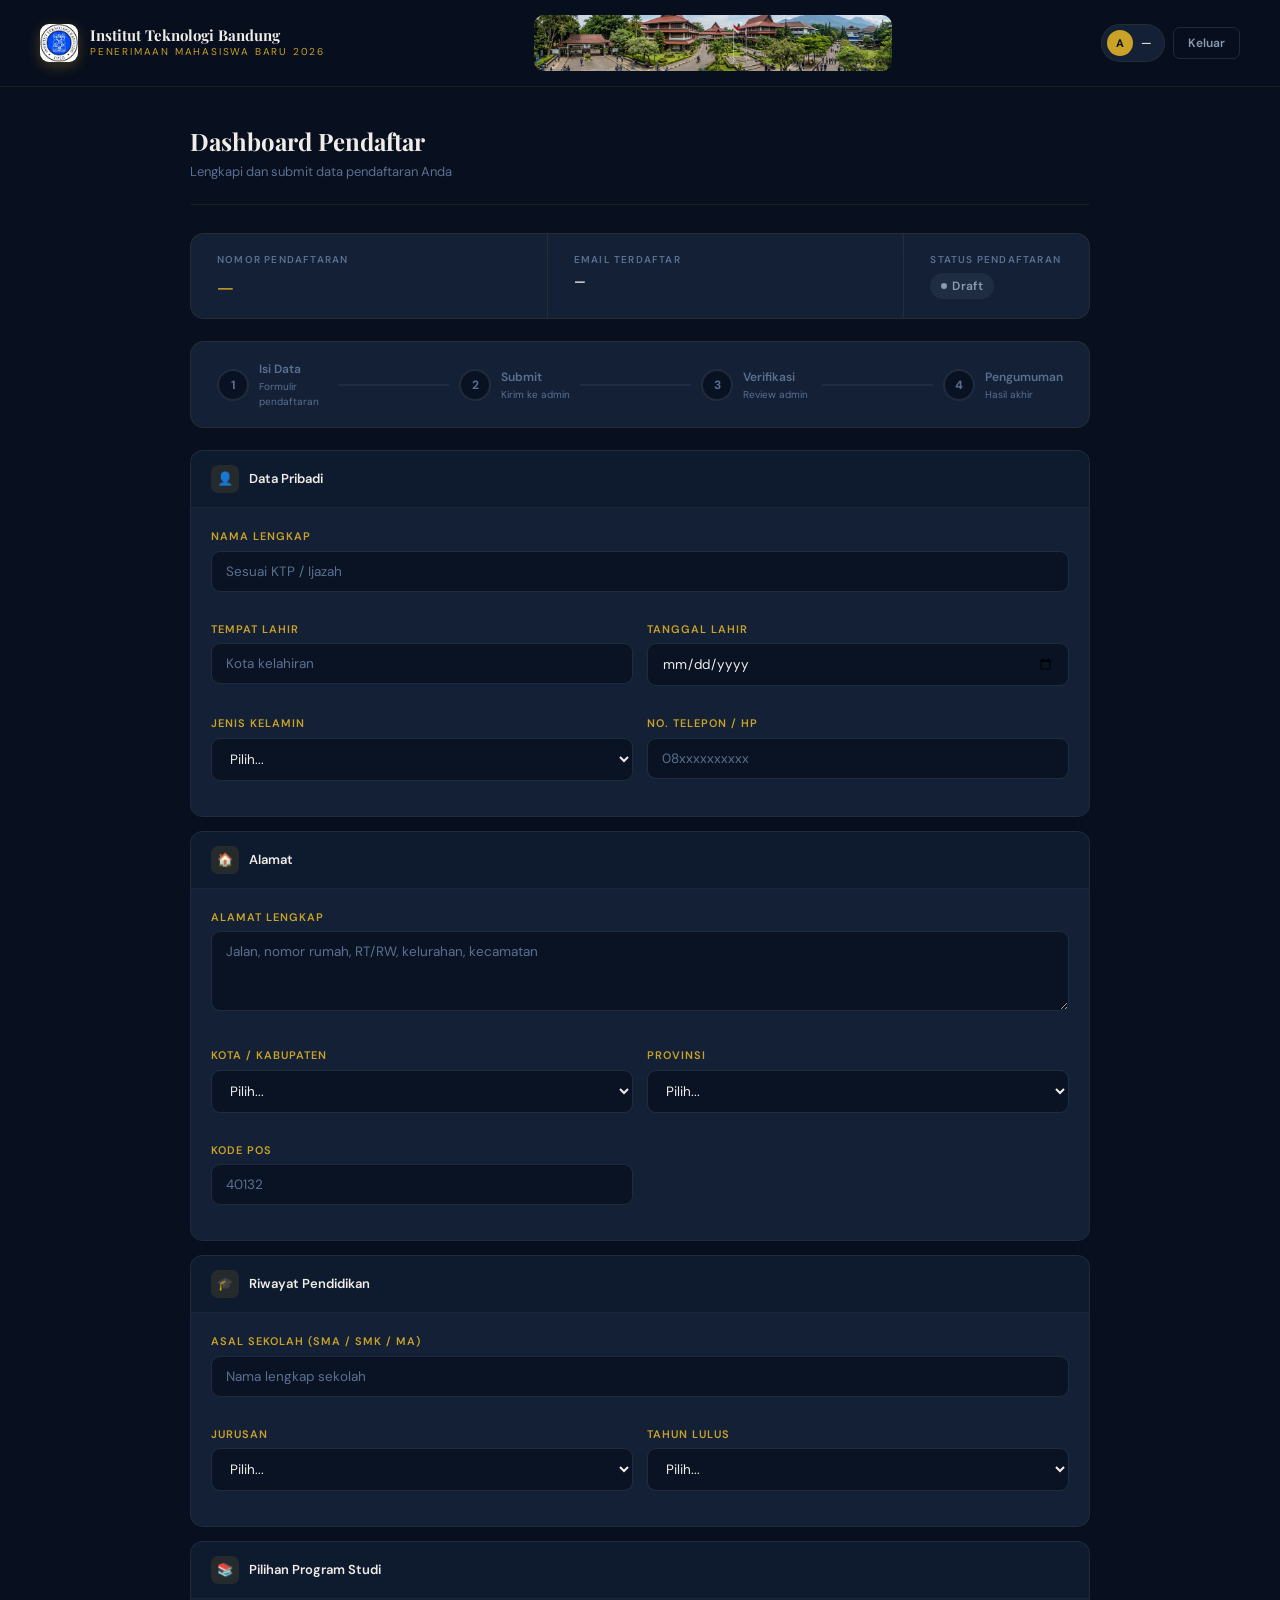
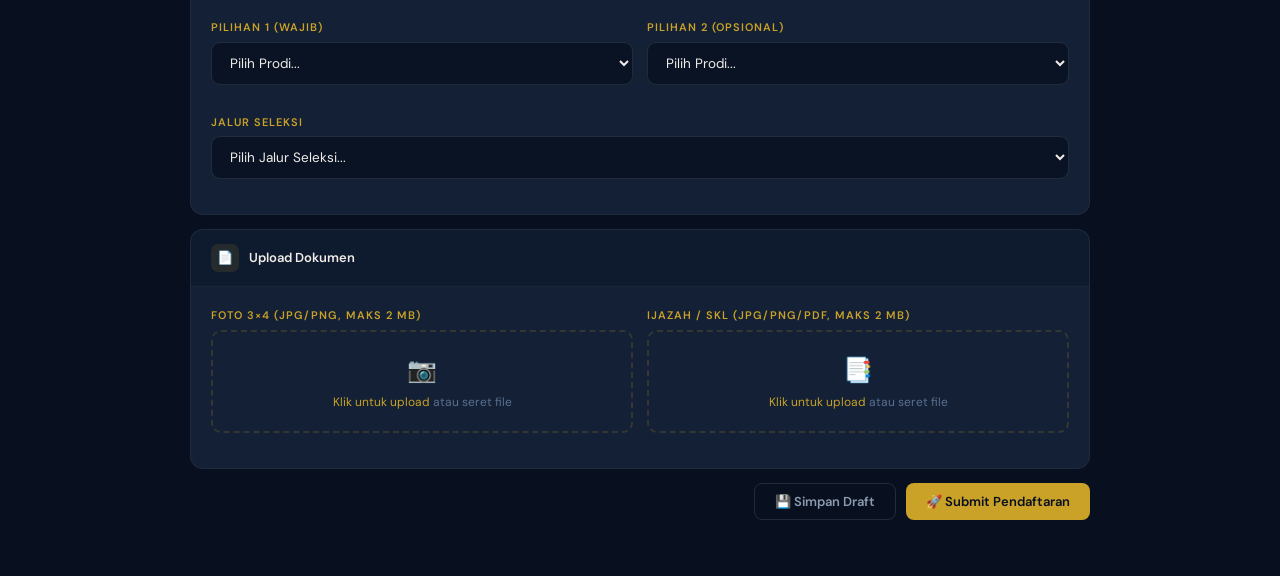
<file: dashboard.html>
<!doctype html>
<html lang="id">
  <head>
    <meta charset="UTF-8" />
    <meta name="viewport" content="width=device-width, initial-scale=1.0" />
    <title>Dashboard Pendaftar — PMB ITB 2026</title>
    <link
      href="https://fonts.googleapis.com/css2?family=Playfair+Display:wght@700;900&family=DM+Sans:ital,wght@0,300;0,400;0,500;0,600;1,400&display=swap"
      rel="stylesheet"
    />
    <link rel="stylesheet" href="shared.css" />
    <style>
      /* ══ APPLICANT DASHBOARD ══ */
      .dash-wrap {
        max-width: 980px;
        margin: 0 auto;
        padding: 36px 40px 56px;
      }
      .dash-topbar {
        display: flex;
        align-items: flex-start;
        justify-content: space-between;
        margin-bottom: 28px;
        padding-bottom: 22px;
        border-bottom: 1px solid var(--border);
      }
      .dash-topbar h2 {
        font-family: "Playfair Display", serif;
        font-size: 24px;
        color: var(--white);
      }
      .dash-topbar p {
        font-size: 13px;
        color: var(--muted);
        margin-top: 3px;
      }

      .info-strip {
        display: flex;
        background: var(--navy-card);
        border: 1px solid var(--border);
        border-radius: 14px;
        overflow: hidden;
        margin-bottom: 22px;
      }
      .info-cell {
        padding: 18px 26px;
        flex: 1;
        border-right: 1px solid var(--border);
      }
      .info-cell:last-child {
        border-right: none;
        flex: none;
      }
      .info-cell-lbl {
        font-size: 10px;
        font-weight: 600;
        color: var(--muted);
        letter-spacing: 1.2px;
        text-transform: uppercase;
        margin-bottom: 5px;
      }
      .info-cell-val {
        font-size: 14px;
        font-weight: 600;
        color: var(--white);
      }
      .info-cell-val.gold {
        font-family: "Playfair Display", serif;
        font-size: 19px;
        color: var(--gold);
        letter-spacing: 1.5px;
      }

      .prog-bar {
        display: flex;
        align-items: center;
        background: var(--navy-card);
        border: 1px solid var(--border);
        border-radius: 14px;
        padding: 18px 26px;
        margin-bottom: 22px;
      }
      .prog-step {
        display: flex;
        align-items: center;
        gap: 10px;
        flex: 1;
      }
      .prog-step:last-child {
        flex: none;
      }
      .prog-circle {
        width: 32px;
        height: 32px;
        border-radius: 50%;
        flex-shrink: 0;
        background: rgba(8, 15, 30, 0.8);
        border: 2px solid rgba(138, 155, 176, 0.18);
        display: flex;
        align-items: center;
        justify-content: center;
        font-size: 12px;
        font-weight: 700;
        color: var(--muted);
        transition: all 0.3s;
      }
      .prog-circle.done {
        background: var(--gold);
        border-color: var(--gold);
        color: var(--navy);
      }
      .prog-circle.active {
        border-color: var(--gold);
        color: var(--gold);
        box-shadow: 0 0 0 4px rgba(201, 162, 39, 0.1);
      }
      .prog-lbl {
        font-size: 12px;
        font-weight: 600;
        color: var(--muted);
      }
      .prog-lbl.active {
        color: var(--gold);
      }
      .prog-lbl.done2 {
        color: var(--white);
      }
      .prog-sub {
        font-size: 10px;
        color: var(--muted);
        margin-top: 1px;
      }
      .prog-line {
        flex: 1;
        height: 2px;
        background: rgba(138, 155, 176, 0.1);
        margin: 0 10px;
        min-width: 16px;
      }
      .prog-line.done {
        background: var(--gold);
      }

      .catatan-box {
        background: rgba(224, 82, 82, 0.06);
        border: 1px solid rgba(224, 82, 82, 0.18);
        border-radius: 10px;
        padding: 13px 16px;
        font-size: 13px;
        color: #f08080;
        margin-bottom: 18px;
        display: flex;
        gap: 10px;
        align-items: flex-start;
      }
      .catatan-box strong {
        color: #e05252;
        flex-shrink: 0;
      }

      /* PENGUMUMAN */
      .pengumuman-wrap {
        border-radius: 16px;
        overflow: hidden;
        margin-bottom: 22px;
        position: relative;
        animation: pengumumanIn 0.4s ease;
      }
      .pengumuman-wrap.accepted {
        background: linear-gradient(
          135deg,
          rgba(10, 30, 60, 0.98) 0%,
          rgba(10, 40, 80, 0.95) 100%
        );
        border: 1.5px solid rgba(52, 130, 220, 0.35);
        box-shadow: 0 0 40px rgba(52, 130, 220, 0.15);
      }
      .pengumuman-wrap.rejected {
        background: linear-gradient(
          135deg,
          rgba(40, 8, 8, 0.98) 0%,
          rgba(60, 12, 12, 0.95) 100%
        );
        border: 1.5px solid rgba(220, 60, 60, 0.3);
        box-shadow: 0 0 40px rgba(220, 60, 60, 0.12);
      }
      .pengumuman-header {
        padding: 20px 24px 18px;
        display: flex;
        align-items: center;
        gap: 14px;
        border-bottom: 1px solid;
      }
      .pengumuman-wrap.accepted .pengumuman-header {
        border-color: rgba(52, 130, 220, 0.2);
        background: rgba(30, 80, 160, 0.15);
      }
      .pengumuman-wrap.rejected .pengumuman-header {
        border-color: rgba(220, 60, 60, 0.18);
        background: rgba(100, 20, 20, 0.15);
      }
      .pengumuman-icon {
        width: 52px;
        height: 52px;
        border-radius: 50%;
        display: flex;
        align-items: center;
        justify-content: center;
        font-size: 24px;
        flex-shrink: 0;
      }
      .pengumuman-wrap.accepted .pengumuman-icon {
        background: rgba(52, 130, 220, 0.18);
        border: 2px solid rgba(52, 130, 220, 0.35);
      }
      .pengumuman-wrap.rejected .pengumuman-icon {
        background: rgba(220, 60, 60, 0.15);
        border: 2px solid rgba(220, 60, 60, 0.3);
      }
      .pengumuman-title {
        font-family: "Playfair Display", serif;
        font-size: 18px;
        font-weight: 700;
        line-height: 1.2;
      }
      .pengumuman-wrap.accepted .pengumuman-title {
        color: #7ab8f5;
      }
      .pengumuman-wrap.rejected .pengumuman-title {
        color: #f08080;
      }
      .pengumuman-subtitle {
        font-size: 12px;
        margin-top: 3px;
      }
      .pengumuman-wrap.accepted .pengumuman-subtitle {
        color: rgba(120, 180, 255, 0.6);
      }
      .pengumuman-wrap.rejected .pengumuman-subtitle {
        color: rgba(240, 128, 128, 0.5);
      }
      .pengumuman-body {
        padding: 20px 24px;
      }
      .pengumuman-row {
        display: grid;
        grid-template-columns: 1fr 1fr;
        gap: 14px;
        margin-bottom: 16px;
      }
      .pengumuman-field {
        padding: 12px 16px;
        border-radius: 10px;
      }
      .pengumuman-wrap.accepted .pengumuman-field {
        background: rgba(52, 130, 220, 0.07);
        border: 1px solid rgba(52, 130, 220, 0.12);
      }
      .pengumuman-wrap.rejected .pengumuman-field {
        background: rgba(220, 60, 60, 0.06);
        border: 1px solid rgba(220, 60, 60, 0.1);
      }
      .pengumuman-field-lbl {
        font-size: 10px;
        font-weight: 700;
        letter-spacing: 1px;
        text-transform: uppercase;
        margin-bottom: 5px;
      }
      .pengumuman-wrap.accepted .pengumuman-field-lbl {
        color: rgba(120, 180, 255, 0.6);
      }
      .pengumuman-wrap.rejected .pengumuman-field-lbl {
        color: rgba(240, 128, 128, 0.5);
      }
      .pengumuman-field-val {
        font-size: 14px;
        font-weight: 600;
        color: var(--white);
      }
      .pengumuman-result-badge {
        display: inline-flex;
        align-items: center;
        gap: 8px;
        padding: 8px 18px;
        border-radius: 100px;
        font-size: 13px;
        font-weight: 700;
        letter-spacing: 0.5px;
        margin-bottom: 14px;
      }
      .pengumuman-wrap.accepted .pengumuman-result-badge {
        background: rgba(52, 130, 220, 0.18);
        border: 1.5px solid rgba(52, 130, 220, 0.4);
        color: #7ab8f5;
      }
      .pengumuman-wrap.rejected .pengumuman-result-badge {
        background: rgba(220, 60, 60, 0.15);
        border: 1.5px solid rgba(220, 60, 60, 0.35);
        color: #f08080;
      }
      .pengumuman-note {
        padding: 12px 16px;
        border-radius: 10px;
        font-size: 13px;
        line-height: 1.6;
      }
      .pengumuman-wrap.accepted .pengumuman-note {
        background: rgba(52, 130, 220, 0.06);
        border: 1px solid rgba(52, 130, 220, 0.12);
        color: rgba(180, 220, 255, 0.8);
      }
      .pengumuman-wrap.rejected .pengumuman-note {
        background: rgba(220, 60, 60, 0.05);
        border: 1px solid rgba(220, 60, 60, 0.1);
        color: rgba(255, 180, 180, 0.75);
      }
      .pengumuman-watermark {
        position: absolute;
        right: 24px;
        top: 50%;
        transform: translateY(-50%);
        font-size: 90px;
        opacity: 0.04;
        pointer-events: none;
        font-family: "Playfair Display", serif;
        font-weight: 900;
        user-select: none;
      }
      .pengumuman-wrap.accepted .pengumuman-watermark {
        color: #3a9fe8;
      }
      .pengumuman-wrap.rejected .pengumuman-watermark {
        color: #e05252;
      }
      .pengumuman-date {
        font-size: 11px;
        margin-top: 14px;
        padding-top: 12px;
        border-top: 1px solid;
      }
      .pengumuman-wrap.accepted .pengumuman-date {
        border-color: rgba(52, 130, 220, 0.12);
        color: rgba(120, 180, 255, 0.5);
      }
      .pengumuman-wrap.rejected .pengumuman-date {
        border-color: rgba(220, 60, 60, 0.1);
        color: rgba(240, 128, 128, 0.45);
      }
      @keyframes pengumumanIn {
        from {
          opacity: 0;
          transform: translateY(10px);
        }
        to {
          opacity: 1;
          transform: translateY(0);
        }
      }

      .readonly-banner {
        display: flex;
        align-items: center;
        gap: 10px;
        background: rgba(201, 162, 39, 0.05);
        border: 1px solid rgba(201, 162, 39, 0.15);
        border-radius: 10px;
        padding: 13px 16px;
        margin-bottom: 18px;
        font-size: 13px;
        color: var(--gold-pale);
      }
      .form-section {
        background: var(--navy-card);
        border: 1px solid var(--border-soft);
        border-radius: 13px;
        overflow: hidden;
        margin-bottom: 14px;
      }
      .sec-head {
        padding: 14px 20px;
        background: rgba(8, 15, 30, 0.35);
        border-bottom: 1px solid var(--border-soft);
        display: flex;
        align-items: center;
        gap: 10px;
      }
      .sec-ico {
        width: 28px;
        height: 28px;
        border-radius: 7px;
        background: var(--gold-dim);
        display: flex;
        align-items: center;
        justify-content: center;
        font-size: 13px;
      }
      .sec-title {
        font-size: 13px;
        font-weight: 600;
        color: var(--white);
      }
      .sec-body {
        padding: 20px;
      }
      .form-actions {
        display: flex;
        gap: 10px;
        justify-content: flex-end;
        margin-top: 6px;
      }
      .upload-zone {
        border: 2px dashed rgba(201, 162, 39, 0.18);
        border-radius: 10px;
        padding: 20px 14px;
        text-align: center;
        cursor: pointer;
        transition: all 0.2s;
        position: relative;
        overflow: hidden;
      }
      .upload-zone:hover {
        border-color: var(--gold);
        background: rgba(201, 162, 39, 0.03);
      }
      .upload-zone input[type="file"] {
        position: absolute;
        inset: 0;
        opacity: 0;
        cursor: pointer;
        width: 100%;
        height: 100%;
      }
      .upload-ico {
        font-size: 24px;
        margin-bottom: 5px;
      }
      .upload-txt {
        font-size: 12px;
        color: var(--muted);
      }
      .upload-txt span {
        color: var(--gold);
      }
      .upload-thumb {
        width: 68px;
        height: 68px;
        object-fit: cover;
        border-radius: 7px;
        margin: 0 auto 6px;
        display: block;
        border: 2px solid var(--gold);
      }
      .header-website {
        display: flex;
        align-items: center;
        width: clamp(180px, 28vw, 480px);
        height: 56px;
        background-image: url("backgrounditb.jpg");
        border-radius: 10px;
        background-size: cover;
        background-position: center;
        flex-shrink: 0;
      }

      @media (max-width: 900px) {
        .info-strip {
          flex-direction: column;
        }
        .info-cell {
          border-right: none;
          border-bottom: 1px solid var(--border);
        }
        .info-cell:last-child {
          border-bottom: none;
        }
        .prog-line {
          display: none;
        }
        .prog-bar {
          flex-wrap: wrap;
          gap: 12px;
        }
        .pengumuman-row {
          grid-template-columns: 1fr;
        }
      }
      @media (max-width: 680px) {
        .dash-wrap {
          padding: 20px 14px 40px;
        }
        .dash-topbar {
          flex-direction: column;
          align-items: flex-start;
          gap: 10px;
        }
        .prog-bar {
          padding: 14px 16px;
        }
        .sec-body {
          padding: 14px;
        }
        .form-actions {
          flex-direction: column-reverse;
        }
        .form-actions .btn {
          width: 100%;
          justify-content: center;
        }
        .header-website {
          display: none;
        }
        .pengumuman-header {
          padding: 14px 16px;
        }
        .pengumuman-body {
          padding: 14px 16px;
        }
        .pengumuman-watermark {
          font-size: 60px;
          opacity: 0.03;
        }
      }
    </style>
  </head>
  <body>
    <!-- HEADER -->
    <header class="site-header">
      <div class="logo">
        <img
          class="logo-badge"
          src="logoitb.jpg"
          alt="ITB"
          width="40"
          height="40"
        />
        <div class="logo-text">
          <h1>Institut Teknologi Bandung</h1>
          <p>Penerimaan Mahasiswa Baru 2026</p>
        </div>
      </div>
      <a href="https://itb.ac.id/" class="header-link">
        <div class="header-website"></div>
      </a>
      <div class="header-nav">
        <div class="header-user">
          <div class="header-avatar" id="nav-avatar">A</div>
          <span class="header-username" id="nav-username">—</span>
        </div>
        <button class="btn btn-ghost btn-sm" onclick="logout()">Keluar</button>
      </div>
    </header>

    <!-- DASHBOARD PENDAFTAR -->
    <div class="dash-wrap">
      <div class="dash-topbar">
        <div>
          <h2>Dashboard Pendaftar</h2>
          <p>Lengkapi dan submit data pendaftaran Anda</p>
        </div>
      </div>

      <div class="info-strip">
        <div class="info-cell">
          <div class="info-cell-lbl">Nomor Pendaftaran</div>
          <div class="info-cell-val gold" id="user-nomor">—</div>
        </div>
        <div class="info-cell">
          <div class="info-cell-lbl">Email Terdaftar</div>
          <div class="info-cell-val" id="user-email" style="font-size: 13px">
            —
          </div>
        </div>
        <div class="info-cell" style="padding-right: 28px">
          <div class="info-cell-lbl">Status Pendaftaran</div>
          <div style="margin-top: 5px" id="user-status-badge">
            <span class="badge badge-draft">Draft</span>
          </div>
        </div>
      </div>

      <div id="catatan-admin" class="catatan-box hidden">
        <strong>📋 Catatan:</strong><span id="catatan-text"></span>
      </div>

      <!-- PENGUMUMAN HASIL SELEKSI -->
      <div id="pengumuman-section" class="hidden"></div>

      <!-- PROGRESS BAR -->
      <div class="prog-bar">
        <div class="prog-step">
          <div class="prog-circle" id="step1">1</div>
          <div class="prog-info">
            <div class="prog-lbl" id="step1-label">Isi Data</div>
            <div class="prog-sub">Formulir pendaftaran</div>
          </div>
        </div>
        <div class="prog-line" id="conn1"></div>
        <div class="prog-step">
          <div class="prog-circle" id="step2">2</div>
          <div class="prog-info">
            <div class="prog-lbl" id="step2-label">Submit</div>
            <div class="prog-sub">Kirim ke admin</div>
          </div>
        </div>
        <div class="prog-line" id="conn2"></div>
        <div class="prog-step">
          <div class="prog-circle" id="step3">3</div>
          <div class="prog-info">
            <div class="prog-lbl" id="step3-label">Verifikasi</div>
            <div class="prog-sub">Review admin</div>
          </div>
        </div>
        <div class="prog-line" id="conn3"></div>
        <div class="prog-step">
          <div class="prog-circle" id="step4">4</div>
          <div class="prog-info">
            <div class="prog-lbl" id="step4-label">Pengumuman</div>
            <div class="prog-sub">Hasil akhir</div>
          </div>
        </div>
      </div>

      <div id="readonly-notice" class="readonly-banner hidden">
        🔒 Data Anda sedang dalam proses verifikasi dan tidak dapat diubah
        sementara ini.
      </div>

      <!-- DATA PRIBADI -->
      <div class="form-section">
        <div class="sec-head">
          <div class="sec-ico">👤</div>
          <span class="sec-title">Data Pribadi</span>
        </div>
        <div class="sec-body">
          <div class="form-grid">
            <div class="form-group" style="grid-column: 1/-1">
              <label>Nama Lengkap</label>
              <input
                type="text"
                id="f-nama"
                placeholder="Sesuai KTP / Ijazah"
                maxlength="30"
                oninput="
                  if (this.value.length > 30)
                    this.value = this.value.slice(0, 30);
                "
              />
            </div>
            <div class="form-group">
              <label>Tempat Lahir</label>
              <input
                type="text"
                id="f-tempat-lahir"
                placeholder="Kota kelahiran"
                maxlength="30"
                oninput="
                  if (this.value.length > 30)
                    this.value = this.value.slice(0, 30);
                "
              />
            </div>
            <div class="form-group">
              <label>Tanggal Lahir</label>
              <input type="date" id="f-tgl-lahir" />
            </div>
            <div class="form-group">
              <label>Jenis Kelamin</label>
              <select id="f-jk">
                <option value="">Pilih...</option>
                <option value="L">Laki-laki</option>
                <option value="P">Perempuan</option>
              </select>
            </div>
            <div class="form-group">
              <label>No. Telepon / HP</label>
              <input
                type="number"
                id="f-telp"
                placeholder="08xxxxxxxxxx"
                maxlength="14"
                oninput="
                  if (this.value.length > 14)
                    this.value = this.value.slice(0, 14);
                "
              />
            </div>
          </div>
        </div>
      </div>

      <!-- ALAMAT -->
      <div class="form-section">
        <div class="sec-head">
          <div class="sec-ico">🏠</div>
          <span class="sec-title">Alamat</span>
        </div>
        <div class="sec-body">
          <div class="form-grid">
            <div class="form-group" style="grid-column: 1/-1">
              <label>Alamat Lengkap</label>
              <textarea
                id="f-alamat"
                placeholder="Jalan, nomor rumah, RT/RW, kelurahan, kecamatan"
                maxlength="60"
                oninput="
                  if (this.value.length > 60)
                    this.value = this.value.slice(0, 60);
                "
              ></textarea>
            </div>
            <div class="form-group">
              <label>Kota / Kabupaten</label>
              <select id="f-kota">
                <option value="">Pilih...</option>
                <option>Jakarta</option>
                <option>Bandung</option>
                <option>Surabaya</option>
                <option>Semarang</option>
                <option>Medan</option>
                <option>Palembang</option>
                <option>Yogyakarta</option>
              </select>
            </div>
            <div class="form-group">
              <label>Provinsi</label>
              <select id="f-provinsi">
                <option value="">Pilih...</option>
                <option>Jawa Barat</option>
                <option>Jawa Tengah</option>
                <option>Jawa Timur</option>
                <option>Bali</option>
                <option>Sumatra Barat</option>
                <option>Sumatra Utara</option>
                <option>Nusa Tenggara Barat</option>
                <option>Nusa Tenggara Timur</option>
                <option>Kalimantan Selatan</option>
                <option>Kalimantan Tengah</option>
                <option>Kalimantan Timur</option>
                <option>Kalimantan Utara</option>
                <option>Kalimantan Barat</option>
                <option>Sulawesi Selatan</option>
                <option>Sulawesi Tenggara</option>
                <option>Sulawesi Utara</option>
                <option>Sulawesi Tengah</option>
                <option>Sulawesi Barat</option>
                <option>Gorontalo</option>
                <option>Maluku</option>
                <option>Maluku Utara</option>
                <option>Papua</option>
                <option>Papua Barat</option>
                <option>Lainnya</option>
              </select>
            </div>
            <div class="form-group">
              <label>Kode Pos</label>
              <input
                type="number"
                id="f-kodepos"
                placeholder="40132"
                maxlength="5"
                oninput="
                  if (this.value.length > 10)
                    this.value = this.value.slice(0, 10);
                "
              />
            </div>
          </div>
        </div>
      </div>

      <!-- PENDIDIKAN -->
      <div class="form-section">
        <div class="sec-head">
          <div class="sec-ico">🎓</div>
          <span class="sec-title">Riwayat Pendidikan</span>
        </div>
        <div class="sec-body">
          <div class="form-grid">
            <div class="form-group" style="grid-column: 1/-1">
              <label>Asal Sekolah (SMA / SMK / MA)</label>
              <input
                type="text"
                id="f-sekolah"
                placeholder="Nama lengkap sekolah"
                maxlength="40"
                oninput="
                  if (this.value.length > 40)
                    this.value = this.value.slice(0, 40);
                "
              />
            </div>
            <div class="form-group">
              <label>Jurusan</label>
              <select id="f-jurusan-sekolah">
                <option value="">Pilih...</option>
                <option>IPA</option>
                <option>IPS</option>
                <option>Rpl</option>
                <option>Otomotif</option>
                <option>Tataboga</option>
                <option>Akutansi</option>
                <option>Lainnya</option>
              </select>
            </div>
            <div class="form-group">
              <label>Tahun Lulus</label>
              <select id="f-tahun-lulus">
                <option value="">Pilih...</option>
                <option>2026</option>
                <option>2025</option>
                <option>2024</option>
                <option>2023</option>
                <option>2022</option>
              </select>
            </div>
          </div>
        </div>
      </div>

      <!-- PRODI -->
      <div class="form-section">
        <div class="sec-head">
          <div class="sec-ico">📚</div>
          <span class="sec-title">Pilihan Program Studi</span>
        </div>
        <div class="sec-body">
          <div class="form-grid">
            <div class="form-group">
              <label>Pilihan 1 (Wajib)</label>
              <select id="f-prodi1">
                <option value="">Pilih Prodi...</option>
                <optgroup label="Teknik Elektro & Informatika">
                  <option>Teknik Informatika</option>
                  <option>Teknik Elektro</option>
                  <option>Sistem dan Teknologi Informasi</option>
                </optgroup>
                <optgroup label="Teknik Sipil & Lingkungan">
                  <option>Teknik Sipil</option>
                  <option>Teknik Lingkungan</option>
                </optgroup>
                <optgroup label="Bisnis & Manajemen">
                  <option>Manajemen</option>
                  <option>Kewirausahaan</option>
                </optgroup>
                <optgroup label="FMIPA">
                  <option>Matematika</option>
                  <option>Fisika</option>
                  <option>Kimia</option>
                  <option>Biologi</option>
                </optgroup>
                <optgroup label="Arsitektur & Perencanaan">
                  <option>Arsitektur</option>
                  <option>Perencanaan Wilayah dan Kota</option>
                </optgroup>
                <optgroup label="Teknik Mesin & Dirgantara">
                  <option>Teknik Mesin</option>
                  <option>Teknik Dirgantara</option>
                </optgroup>
              </select>
            </div>
            <div class="form-group">
              <label>Pilihan 2 (Opsional)</label>
              <select id="f-prodi2">
                <option value="">Pilih Prodi...</option>
                <optgroup label="Teknik Elektro & Informatika">
                  <option>Teknik Informatika</option>
                  <option>Teknik Elektro</option>
                  <option>Sistem dan Teknologi Informasi</option>
                </optgroup>
                <optgroup label="Teknik Sipil & Lingkungan">
                  <option>Teknik Sipil</option>
                  <option>Teknik Lingkungan</option>
                </optgroup>
                <optgroup label="Bisnis & Manajemen">
                  <option>Manajemen</option>
                  <option>Kewirausahaan</option>
                </optgroup>
                <optgroup label="FMIPA">
                  <option>Matematika</option>
                  <option>Fisika</option>
                  <option>Kimia</option>
                  <option>Biologi</option>
                </optgroup>
                <optgroup label="Arsitektur & Perencanaan">
                  <option>Arsitektur</option>
                  <option>Perencanaan Wilayah dan Kota</option>
                </optgroup>
                <optgroup label="Teknik Mesin & Dirgantara">
                  <option>Teknik Mesin</option>
                  <option>Teknik Dirgantara</option>
                </optgroup>
              </select>
            </div>
            <div class="form-group" style="grid-column: 1/-1">
              <label>Jalur Seleksi</label>
              <select id="f-jalur">
                <option value="">Pilih Jalur Seleksi...</option>
                <option value="PMB Jalur Mandiri 2025">
                  PMB Jalur Mandiri 2026
                </option>
                <option value="PMB Jalur Prestasi 2026">
                  PMB Jalur Prestasi 2026
                </option>
                <option value="PMB Jalur Beasiswa 2026">
                  PMB Jalur Beasiswa 2026
                </option>
                <option value="PMB Jalur Kemitraan 2026">
                  PMB Jalur Kemitraan 2026
                </option>
              </select>
            </div>
          </div>
        </div>
      </div>

      <!-- UPLOAD DOKUMEN -->
      <div class="form-section">
        <div class="sec-head">
          <div class="sec-ico">📄</div>
          <span class="sec-title">Upload Dokumen</span>
        </div>
        <div class="sec-body">
          <div class="form-grid">
            <div class="form-group">
              <label>Foto 3×4 (JPG/PNG, maks 2 MB)</label>
              <div
                class="upload-zone"
                onclick="document.getElementById('upload-foto').click()"
              >
                <input
                  type="file"
                  id="upload-foto"
                  accept="image/*"
                  style="display: none"
                  onchange="uploadFile('foto', this)"
                />
                <div id="foto-preview-container">
                  <div class="upload-ico">📷</div>
                  <div class="upload-txt">
                    <span>Klik untuk upload</span> atau seret file
                  </div>
                </div>
              </div>
            </div>
            <div class="form-group">
              <label>Ijazah / SKL (JPG/PNG/PDF, maks 2 MB)</label>
              <div
                class="upload-zone"
                onclick="document.getElementById('upload-ijazah').click()"
              >
                <input
                  type="file"
                  id="upload-ijazah"
                  accept="image/*,.pdf"
                  style="display: none"
                  onchange="uploadFile('ijazah', this)"
                />
                <div id="ijazah-preview-container">
                  <div class="upload-ico">📑</div>
                  <div class="upload-txt">
                    <span>Klik untuk upload</span> atau seret file
                  </div>
                </div>
              </div>
            </div>
          </div>
        </div>
      </div>

      <!-- ACTIONS -->
      <div class="form-actions" id="form-actions" style="margin-top: 6px">
        <button class="btn btn-ghost" onclick="saveData()">
          💾 Simpan Draft
        </button>
        <button class="btn btn-primary" onclick="submitForm()">
          🚀 Submit Pendaftaran
        </button>
      </div>
    </div>

    <script src="shared.js"></script>
    <script>
      let isReadonly = false;

      /** Inisialisasi dashboard setelah cek sesi */
      async function init() {
        const res = await api("auth.php?action=check");
        if (!res.loggedIn || res.role === "admin") {
          window.location.href = "index.html";
          return;
        }
        const data = res.data;
        const name = data.nama_lengkap || data.email || "—";
        document.getElementById("nav-username").textContent = name;
        document.getElementById("nav-avatar").textContent =
          name[0].toUpperCase();
        populateDashboard(data);
      }

      function populateDashboard(d) {
        document.getElementById("user-nomor").textContent =
          d.nomor_pendaftaran || "—";
        document.getElementById("user-email").textContent = d.email || "—";
        const status = d.status || "draft";
        document.getElementById("user-status-badge").innerHTML =
          statusBadge(status);

        if (d.catatan_admin) {
          document.getElementById("catatan-admin").classList.remove("hidden");
          document.getElementById("catatan-text").textContent = d.catatan_admin;
        }

        renderPengumuman(d);

        // Progress steps
        const steps = ["draft", "pending", "verified", "accepted"];
        const idx = steps.indexOf(status);
        for (let i = 1; i <= 4; i++) {
          const sc = document.getElementById("step" + i);
          const sl = document.getElementById("step" + i + "-label");
          sc.classList.remove("done", "active");
          sl.classList.remove("active", "done2");
          if (i - 1 < idx) {
            sc.classList.add("done");
            sc.textContent = "✓";
            sl.classList.add("done2");
          } else if (i - 1 === idx) {
            sc.classList.add("active");
            sl.classList.add("active");
          }
        }
        for (let i = 1; i <= 3; i++)
          document
            .getElementById("conn" + i)
            .classList.toggle("done", i <= idx);

        isReadonly = ["verified", "accepted", "rejected"].includes(status);
        if (isReadonly) {
          document.getElementById("readonly-notice").classList.remove("hidden");
          document.getElementById("form-actions").classList.add("hidden");
          document
            .querySelectorAll(
              ".dash-wrap input,.dash-wrap select,.dash-wrap textarea",
            )
            .forEach((el) => (el.disabled = true));
        }

        // Isi form dengan data existing
        const map = {
          "f-nama": d.nama_lengkap,
          "f-tempat-lahir": d.tempat_lahir,
          "f-tgl-lahir": d.tanggal_lahir,
          "f-jk": d.jenis_kelamin,
          "f-telp": d.no_telepon,
          "f-alamat": d.alamat,
          "f-kota": d.kota,
          "f-provinsi": d.provinsi,
          "f-kodepos": d.kode_pos,
          "f-sekolah": d.asal_sekolah,
          "f-jurusan-sekolah": d.jurusan_sekolah,
          "f-tahun-lulus": d.tahun_lulus,
          "f-prodi1": d.pilihan_prodi_1,
          "f-prodi2": d.pilihan_prodi_2,
          "f-jalur": d.jalur_seleksi,
        };
        for (const [id, val] of Object.entries(map)) {
          const el = document.getElementById(id);
          if (el && val) el.value = val;
        }

        if (d.foto_url || d.foto) {
          const fotoSrc = d.foto_url || "api/uploads/" + d.foto;
          document.getElementById("foto-preview-container").innerHTML =
            `<img src="${fotoSrc}" class="upload-thumb" alt="Foto"
              onerror="this.src='data:image/svg+xml,%3Csvg xmlns=%22http://www.w3.org/2000/svg%22 width=%2268%22 height=%2268%22%3E%3Crect width=%2268%22 height=%2268%22 fill=%22%23132035%22 rx=%227%22/%3E%3Ctext x=%2234%22 y=%2238%22 font-size=%2224%22 text-anchor=%22middle%22 fill=%22%23c9a227%22%3E📷%3C/text%3E%3C/svg%3E';">
             <p style="font-size:11px;color:var(--gold)">Foto terupload ✓</p>`;
        }

        if (d.ijazah_url || d.ijazah) {
          const ijazahSrc = d.ijazah_url || "api/uploads/" + d.ijazah;
          const ext = (d.ijazah || "").split(".").pop().toLowerCase();
          document.getElementById("ijazah-preview-container").innerHTML =
            ext === "pdf"
              ? `<div class="upload-ico">📑</div>
                 <a href="${ijazahSrc}" target="_blank" style="font-size:11px;color:var(--gold)">PDF terupload ✓ — Klik untuk lihat</a>`
              : `<img src="${ijazahSrc}" class="upload-thumb" alt="Ijazah"
                  onerror="this.src='data:image/svg+xml,%3Csvg xmlns=%22http://www.w3.org/2000/svg%22 width=%2268%22 height=%2268%22%3E%3Crect width=%2268%22 height=%2268%22 fill=%22%23132035%22 rx=%227%22/%3E%3Ctext x=%2234%22 y=%2238%22 font-size=%2224%22 text-anchor=%22middle%22 fill=%22%23c9a227%22%3E📑%3C/text%3E%3C/svg%3E';">
                 <p style="font-size:11px;color:var(--gold)">Ijazah terupload ✓</p>`;
        }
      }

      function renderPengumuman(d) {
        const sec = document.getElementById("pengumuman-section");
        const status = d.status || "draft";
        if (status !== "accepted" && status !== "rejected") {
          sec.classList.add("hidden");
          sec.innerHTML = "";
          return;
        }
        const isAccepted = status === "accepted";
        const tgl = d.updated_at || d.tgl_daftar || null;
        const tglStr = tgl
          ? new Date(tgl).toLocaleDateString("id-ID", {
              weekday: "long",
              day: "numeric",
              month: "long",
              year: "numeric",
            })
          : "—";
        const prodiDiterima = isAccepted ? d.pilihan_prodi_1 || "—" : "—";
        const jalurSeleksi = d.jalur_seleksi || "PMB Jalur Mandiri 2025";
        const noteText = isAccepted
          ? "Selamat! Anda dinyatakan <strong>LULUS SELEKSI</strong> Penerimaan Mahasiswa Baru ITB 2026. Silakan ikuti petunjuk registrasi ulang yang akan dikirimkan melalui email terdaftar Anda."
          : "Mohon maaf, Anda dinyatakan <strong>TIDAK LULUS SELEKSI</strong> PMB ITB 2026. Tetap semangat dan terus berusaha. Anda dapat mencoba kembali pada jalur seleksi lainnya.";
        sec.innerHTML = `
          <div class="pengumuman-wrap ${status}">
            <div class="pengumuman-watermark">${isAccepted ? "✓" : "✕"}</div>
            <div class="pengumuman-header">
              <div class="pengumuman-icon">${isAccepted ? "🎓" : "📋"}</div>
              <div>
                <div class="pengumuman-title">${isAccepted ? "Selamat, Anda Diterima!" : "Mohon Maaf, Tidak Diterima"}</div>
                <div class="pengumuman-subtitle">Pengumuman Hasil Seleksi PMB ITB 2026</div>
              </div>
            </div>
            <div class="pengumuman-body">
              <div style="margin-bottom:14px">
                <div class="pengumuman-result-badge">${isAccepted ? "✅ DITERIMA" : "❌ TIDAK DITERIMA"}</div>
              </div>
              <div class="pengumuman-row">
                <div class="pengumuman-field">
                  <div class="pengumuman-field-lbl">Nama Lengkap</div>
                  <div class="pengumuman-field-val">${d.nama_lengkap || "—"}</div>
                </div>
                <div class="pengumuman-field">
                  <div class="pengumuman-field-lbl">Nomor Pendaftaran</div>
                  <div class="pengumuman-field-val" style="font-family:'Playfair Display',serif;letter-spacing:1.5px">${d.nomor_pendaftaran || "—"}</div>
                </div>
                <div class="pengumuman-field">
                  <div class="pengumuman-field-lbl">Program Studi</div>
                  <div class="pengumuman-field-val">${isAccepted ? prodiDiterima : "—"}</div>
                </div>
                <div class="pengumuman-field">
                  <div class="pengumuman-field-lbl">Jalur Seleksi</div>
                  <div class="pengumuman-field-val">${jalurSeleksi}</div>
                </div>
              </div>
              <div class="pengumuman-note">${noteText}${d.catatan_admin ? "<br><br><strong>Catatan Admin:</strong> " + d.catatan_admin : ""}</div>
              <div class="pengumuman-date">📅 Tanggal Pengumuman: ${tglStr}</div>
            </div>
          </div>`;
        sec.classList.remove("hidden");
      }

      async function saveData(silent = false) {
        if (isReadonly) return;
        const res = await api("applicant.php?action=update", "POST", {
          nama_lengkap: document.getElementById("f-nama").value,
          tempat_lahir: document.getElementById("f-tempat-lahir").value,
          tanggal_lahir: document.getElementById("f-tgl-lahir").value,
          jenis_kelamin: document.getElementById("f-jk").value,
          no_telepon: document.getElementById("f-telp").value,
          alamat: document.getElementById("f-alamat").value,
          kota: document.getElementById("f-kota").value,
          provinsi: document.getElementById("f-provinsi").value,
          kode_pos: document.getElementById("f-kodepos").value,
          asal_sekolah: document.getElementById("f-sekolah").value,
          jurusan_sekolah: document.getElementById("f-jurusan-sekolah").value,
          tahun_lulus: document.getElementById("f-tahun-lulus").value,
          pilihan_prodi_1: document.getElementById("f-prodi1").value,
          pilihan_prodi_2: document.getElementById("f-prodi2").value,
          jalur_seleksi: document.getElementById("f-jalur").value,
        });
        if (!silent) toast(res.message, res.success ? "success" : "error");
        return res;
      }

      async function submitForm() {
        if (isReadonly) return;
        if (
          !confirm(
            "Setelah submit, data tidak dapat diubah hingga diverifikasi admin. Lanjutkan?",
          )
        )
          return;
        await saveData(true);
        const res = await api("applicant.php?action=submit", "POST");
        toast(res.message, res.success ? "success" : "error");
        if (res.success) setTimeout(() => init(), 1200);
      }

      async function uploadFile(type, input) {
        if (!input.files[0]) return;
        if (isReadonly) {
          toast("Tidak bisa upload setelah diverifikasi", "error");
          return;
        }
        const fd = new FormData();
        fd.append("file", input.files[0]);
        fd.append("type", type);
        const res = await fetch(API + "applicant.php?action=upload", {
          method: "POST",
          body: fd,
          credentials: "include",
        });
        const data = await res.json();
        if (data.success) {
          const f = input.files[0];
          const c = document.getElementById(type + "-preview-container");
          // Simpan upload_url dari API di data attribute agar bisa dipakai kembali
          c.dataset.uploadUrl = data.upload_url || "";
          if (f.type.startsWith("image/")) {
            const r = new FileReader();
            r.onload = (e) => {
              c.innerHTML = `<img src="${e.target.result}" class="upload-thumb" alt="${type}">
                 <p style="font-size:11px;color:var(--gold)">${type === "foto" ? "Foto" : "Ijazah"} terupload ✓</p>`;
            };
            r.readAsDataURL(f);
          } else {
            // PDF: gunakan upload_url langsung
            const pdfUrl = data.upload_url || "#";
            c.innerHTML = `<div class="upload-ico">📑</div>
                 <a href="${pdfUrl}" target="_blank" style="font-size:11px;color:var(--gold)">PDF terupload ✓ — Klik untuk lihat</a>`;
          }
          toast("File berhasil diupload");
        } else {
          toast(data.message, "error");
        }
      }

      init();
    </script>
  </body>
</html>
</file>
<file: shared.css>
/* ═══════════════════════════════════════════
   shared.css — PMB ITB 2025
   Digunakan oleh: index.html, dashboard.html, admin.html
   ═══════════════════════════════════════════ */

:root {
  --navy: #080f1e;
  --navy-mid: #0f1e38;
  --navy-card: #132035;
  --gold: #c9a227;
  --gold-light: #e8c35a;
  --gold-pale: #f5e6b4;
  --gold-dim: rgba(201, 162, 39, 0.12);
  --white: #f0ede8;
  --muted: #5a7090;
  --gray: #8a9bb0;
  --border: rgba(201, 162, 39, 0.1);
  --border-soft: rgba(255, 255, 255, 0.05);
  --red: #e05252;
  --green: #27ae60;
  --blue: #3498db;
  --yellow: #f1c40f;
  --sidebar-w: 260px;
}

*,
*::before,
*::after {
  margin: 0;
  padding: 0;
  box-sizing: border-box;
}
html,
body {
  height: 100%;
}
body {
  font-family: "DM Sans", sans-serif;
  background: var(--navy);
  color: var(--white);
  line-height: 1.5;
  overflow-x: hidden;
}
.hidden {
  display: none !important;
}
::-webkit-scrollbar {
  width: 5px;
  height: 5px;
}
::-webkit-scrollbar-track {
  background: transparent;
}
::-webkit-scrollbar-thumb {
  background: rgba(201, 162, 39, 0.2);
  border-radius: 10px;
}

/* HEADER */
.site-header {
  display: flex;
  align-items: center;
  justify-content: space-between;
  padding: 15px 40px;
  background: rgba(8, 15, 30, 0.92);
  backdrop-filter: blur(16px);
  border-bottom: 1px solid var(--border);
  position: sticky;
  top: 0;
  z-index: 200;
}
.logo {
  display: flex;
  align-items: center;
  gap: 12px;
}
.logo-badge {
  width: 38px;
  height: 38px;
  border-radius: 9px;
  background: var(--gold);
  display: flex;
  align-items: center;
  justify-content: center;
  font-family: "Playfair Display", serif;
  font-weight: 900;
  font-size: 14px;
  color: var(--navy);
  flex-shrink: 0;
  box-shadow: 0 4px 14px rgba(201, 162, 39, 0.3);
}
.logo-text h1 {
  font-family: "Playfair Display", serif;
  font-size: 15px;
  color: var(--white);
  line-height: 1.1;
}
.logo-text p {
  font-size: 10px;
  color: var(--gold);
  letter-spacing: 1.8px;
  text-transform: uppercase;
  margin-top: 1px;
}
.header-nav {
  display: flex;
  align-items: center;
  gap: 8px;
}
.header-user {
  display: flex;
  align-items: center;
  gap: 8px;
  padding: 5px 12px 5px 5px;
  background: var(--navy-card);
  border: 1px solid var(--border);
  border-radius: 100px;
}
.header-avatar {
  width: 26px;
  height: 26px;
  border-radius: 50%;
  background: var(--gold);
  display: flex;
  align-items: center;
  justify-content: center;
  font-size: 11px;
  font-weight: 700;
  color: var(--navy);
}
.header-username {
  font-size: 12px;
  color: var(--white);
  font-weight: 500;
  max-width: 130px;
  overflow: hidden;
  text-overflow: ellipsis;
  white-space: nowrap;
}

/* BUTTONS */
.btn {
  display: inline-flex;
  align-items: center;
  justify-content: center;
  gap: 6px;
  padding: 9px 20px;
  border-radius: 8px;
  font-family: "DM Sans", sans-serif;
  font-size: 13px;
  font-weight: 600;
  border: none;
  cursor: pointer;
  outline: none;
  transition: all 0.18s;
  white-space: nowrap;
}
.btn-primary {
  background: var(--gold);
  color: var(--navy);
}
.btn-primary:hover {
  background: var(--gold-light);
  box-shadow: 0 4px 18px rgba(201, 162, 39, 0.35);
  transform: translateY(-1px);
}
.btn-ghost {
  background: transparent;
  color: var(--gray);
  border: 1px solid rgba(138, 155, 176, 0.2);
}
.btn-ghost:hover {
  border-color: var(--gold);
  color: var(--gold);
}
.btn-danger {
  background: rgba(224, 82, 82, 0.1);
  color: #e07070;
  border: 1px solid rgba(224, 82, 82, 0.18);
}
.btn-danger:hover {
  background: rgba(224, 82, 82, 0.18);
  color: #f08080;
}
.btn-blue {
  background: rgba(52, 152, 219, 0.1);
  color: #7ab4e8;
  border: 1px solid rgba(52, 152, 219, 0.18);
}
.btn-blue:hover {
  background: rgba(52, 152, 219, 0.18);
}
.btn-sm {
  padding: 7px 14px;
  font-size: 12px;
  border-radius: 7px;
}
.btn-xs {
  padding: 4px 10px;
  font-size: 11px;
  border-radius: 5px;
}
.btn:disabled {
  opacity: 0.4;
  cursor: not-allowed;
  transform: none !important;
  box-shadow: none !important;
}

/* FORM */
.form-group {
  margin-bottom: 15px;
}
.form-group label {
  display: block;
  font-size: 11px;
  font-weight: 600;
  color: var(--gold);
  letter-spacing: 1px;
  text-transform: uppercase;
  margin-bottom: 6px;
}
.form-group input,
.form-group select,
.form-group textarea {
  width: 100%;
  padding: 11px 14px;
  background: rgba(8, 15, 30, 0.7);
  border: 1px solid rgba(138, 155, 176, 0.18);
  border-radius: 9px;
  color: var(--white);
  font-family: "DM Sans", sans-serif;
  font-size: 13.5px;
  outline: none;
  transition:
    border-color 0.2s,
    box-shadow 0.2s;
}
.form-group input:focus,
.form-group select:focus,
.form-group textarea:focus {
  border-color: var(--gold);
  box-shadow: 0 0 0 3px rgba(201, 162, 39, 0.08);
}
.form-group input::placeholder,
.form-group textarea::placeholder {
  color: var(--muted);
}
.form-group select option {
  background: var(--navy-mid);
}
.form-group textarea {
  resize: vertical;
  min-height: 80px;
}
.form-grid {
  display: grid;
  grid-template-columns: 1fr 1fr;
  gap: 14px;
}

/* ALERTS */
.alert {
  padding: 11px 14px;
  border-radius: 8px;
  font-size: 13px;
  margin-bottom: 14px;
  display: none;
}
.alert-error {
  display: block;
  background: rgba(224, 82, 82, 0.08);
  border: 1px solid rgba(224, 82, 82, 0.25);
  color: #f08080;
}
.alert-success {
  display: block;
  background: rgba(39, 174, 96, 0.08);
  border: 1px solid rgba(39, 174, 96, 0.25);
  color: #7debb0;
}
.alert-info {
  display: block;
  background: rgba(201, 162, 39, 0.06);
  border: 1px solid rgba(201, 162, 39, 0.2);
  color: var(--gold-pale);
}

/* BADGES */
.badge {
  display: inline-flex;
  align-items: center;
  gap: 5px;
  padding: 4px 11px;
  border-radius: 100px;
  font-size: 12px;
  font-weight: 600;
  letter-spacing: 0.3px;
}
.badge::before {
  content: "";
  width: 6px;
  height: 6px;
  border-radius: 50%;
  background: currentColor;
  display: inline-block;
}
.badge-draft {
  background: rgba(138, 155, 176, 0.1);
  color: #8a9bb0;
}
.badge-pending {
  background: rgba(241, 196, 15, 0.1);
  color: #f1c40f;
  border: 1px solid rgba(241, 196, 15, 0.15);
}
.badge-verified {
  background: rgba(52, 152, 219, 0.1);
  color: #3498db;
  border: 1px solid rgba(52, 152, 219, 0.15);
}
.badge-accepted {
  background: rgba(39, 174, 96, 0.1);
  color: #27ae60;
  border: 1px solid rgba(39, 174, 96, 0.15);
}
.badge-rejected {
  background: rgba(224, 82, 82, 0.1);
  color: #e05252;
  border: 1px solid rgba(224, 82, 82, 0.15);
}

/* TOAST */
.toast {
  position: fixed;
  bottom: 24px;
  right: 24px;
  padding: 12px 18px;
  border-radius: 10px;
  font-size: 13px;
  font-weight: 500;
  z-index: 9999;
  display: flex;
  align-items: center;
  gap: 10px;
  max-width: 320px;
  box-shadow: 0 8px 32px rgba(0, 0, 0, 0.5);
  animation: toastIn 0.28s ease;
}
.toast-success {
  background: rgba(39, 174, 96, 0.15);
  border: 1px solid rgba(39, 174, 96, 0.3);
  color: #7debb0;
}
.toast-error {
  background: rgba(224, 82, 82, 0.15);
  border: 1px solid rgba(224, 82, 82, 0.3);
  color: #f08080;
}
@keyframes toastIn {
  from {
    opacity: 0;
    transform: translateX(14px);
  }
  to {
    opacity: 1;
    transform: translateX(0);
  }
}

.spinner {
  display: inline-block;
  width: 13px;
  height: 13px;
  border: 2px solid rgba(201, 162, 39, 0.25);
  border-top-color: var(--gold);
  border-radius: 50%;
  animation: spin 0.55s linear infinite;
  vertical-align: middle;
}
@keyframes spin {
  to {
    transform: rotate(360deg);
  }
}

/* MODALS */
.overlay {
  position: fixed;
  inset: 0;
  background: rgba(0, 0, 0, 0.72);
  backdrop-filter: blur(10px);
  z-index: 1000;
  display: flex;
  align-items: center;
  justify-content: center;
  padding: 20px;
  animation: fadeIn 0.2s;
}
@keyframes fadeIn {
  from {
    opacity: 0;
  }
  to {
    opacity: 1;
  }
}
.modal {
  background: var(--navy-mid);
  border: 1px solid var(--border);
  border-radius: 18px;
  padding: 26px;
  width: 100%;
  max-width: 600px;
  max-height: 88vh;
  overflow-y: auto;
  animation: slideUp 0.22s ease;
}
.modal-sm {
  max-width: 420px;
}
@keyframes slideUp {
  from {
    opacity: 0;
    transform: translateY(16px);
  }
  to {
    opacity: 1;
    transform: translateY(0);
  }
}
.modal-hdr {
  display: flex;
  align-items: center;
  justify-content: space-between;
  margin-bottom: 18px;
  padding-bottom: 14px;
  border-bottom: 1px solid var(--border);
}
.modal-hdr h3 {
  font-family: "Playfair Display", serif;
  font-size: 17px;
}
.modal-close {
  width: 26px;
  height: 26px;
  border-radius: 6px;
  background: rgba(138, 155, 176, 0.08);
  border: none;
  color: var(--muted);
  font-size: 14px;
  cursor: pointer;
  display: flex;
  align-items: center;
  justify-content: center;
  transition: background 0.15s;
}
.modal-close:hover {
  background: rgba(224, 82, 82, 0.1);
  color: #e05252;
}
.modal-foot {
  display: flex;
  gap: 8px;
  justify-content: flex-end;
  margin-top: 18px;
  padding-top: 14px;
  border-top: 1px solid var(--border);
}

/* RESPONSIVE */
@media (max-width: 900px) {
  .form-grid {
    grid-template-columns: 1fr;
  }
}
@media (max-width: 680px) {
  .site-header {
    padding: 10px 14px;
    gap: 8px;
  }
  .logo-text h1 {
    font-size: 12px;
  }
  .logo-text p {
    font-size: 9px;
    letter-spacing: 1px;
  }
  .header-nav {
    gap: 5px;
  }
  .btn-sm {
    padding: 6px 10px;
    font-size: 11px;
  }
  .modal {
    padding: 18px;
    border-radius: 14px;
  }
  .modal-foot {
    flex-direction: column-reverse;
  }
  .modal-foot .btn {
    width: 100%;
    justify-content: center;
  }
  .toast {
    bottom: 16px;
    right: 12px;
    left: 12px;
    max-width: none;
  }
}
</file>
